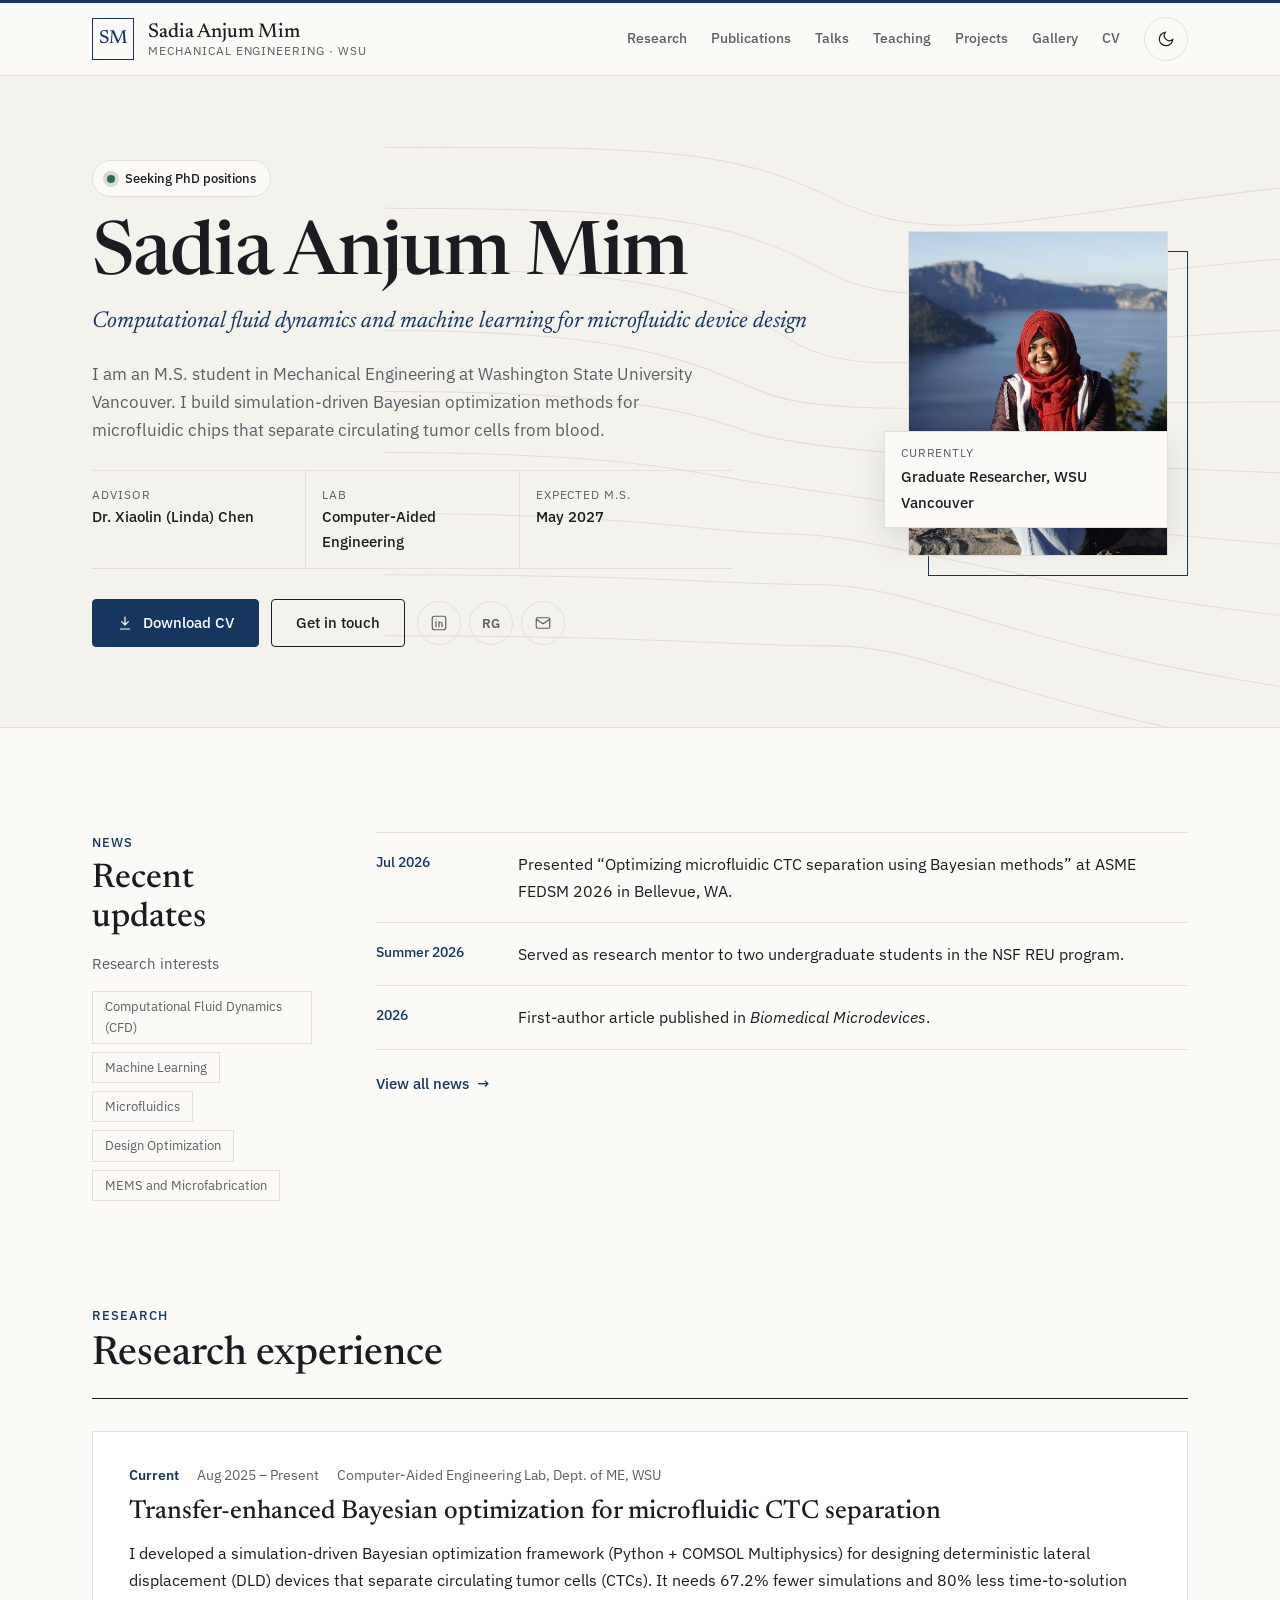
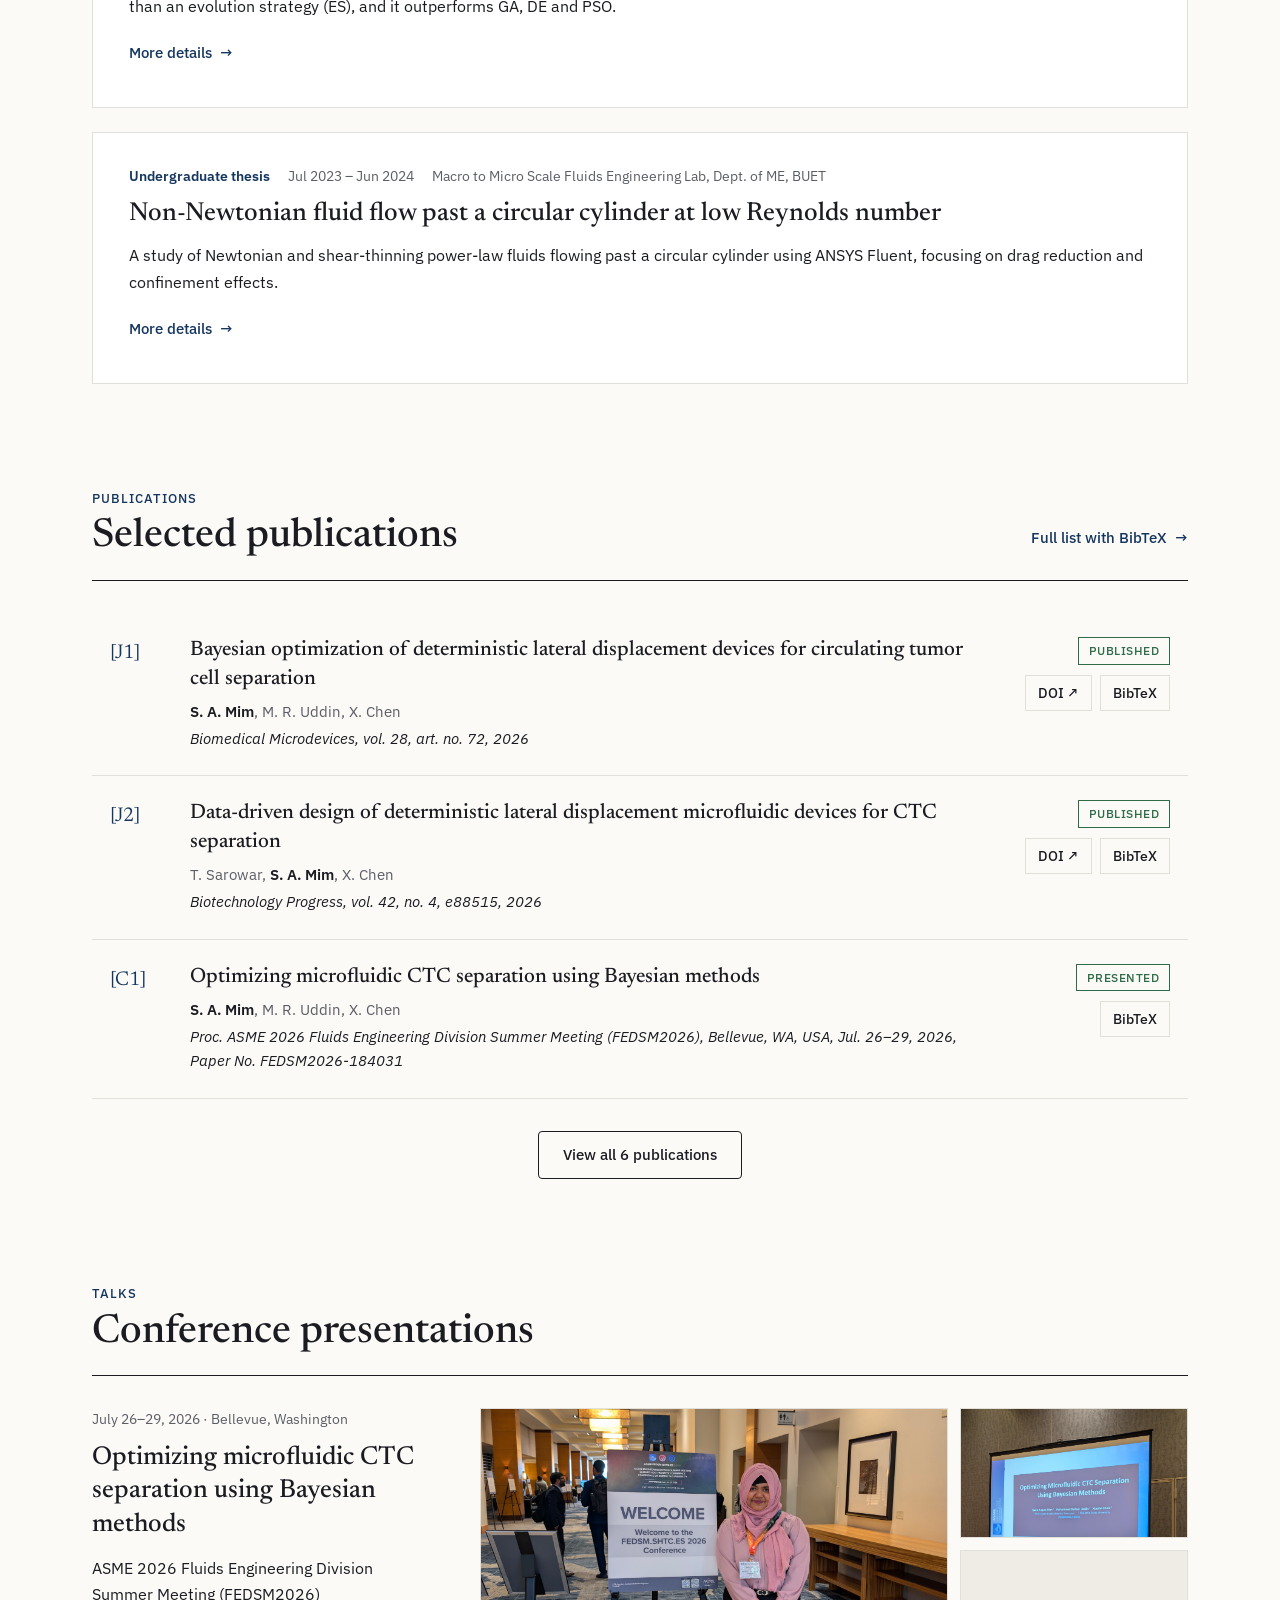
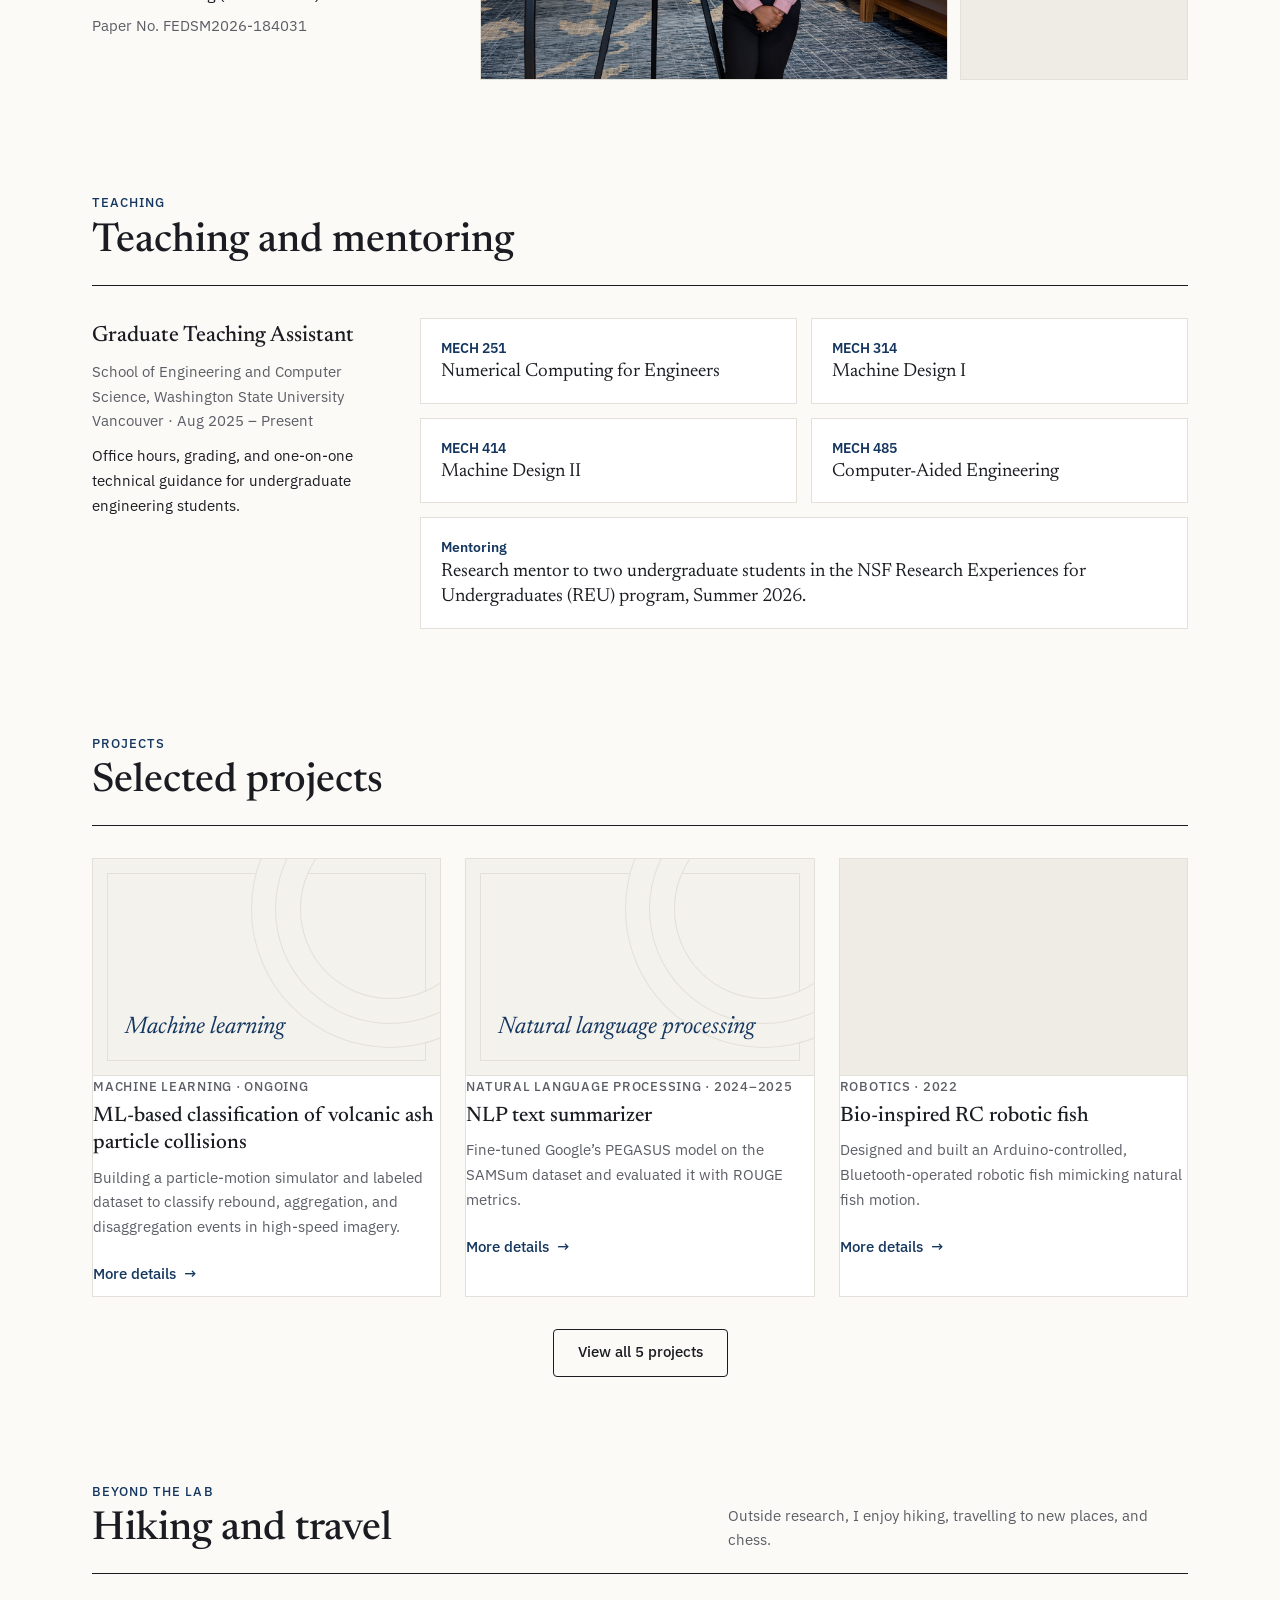
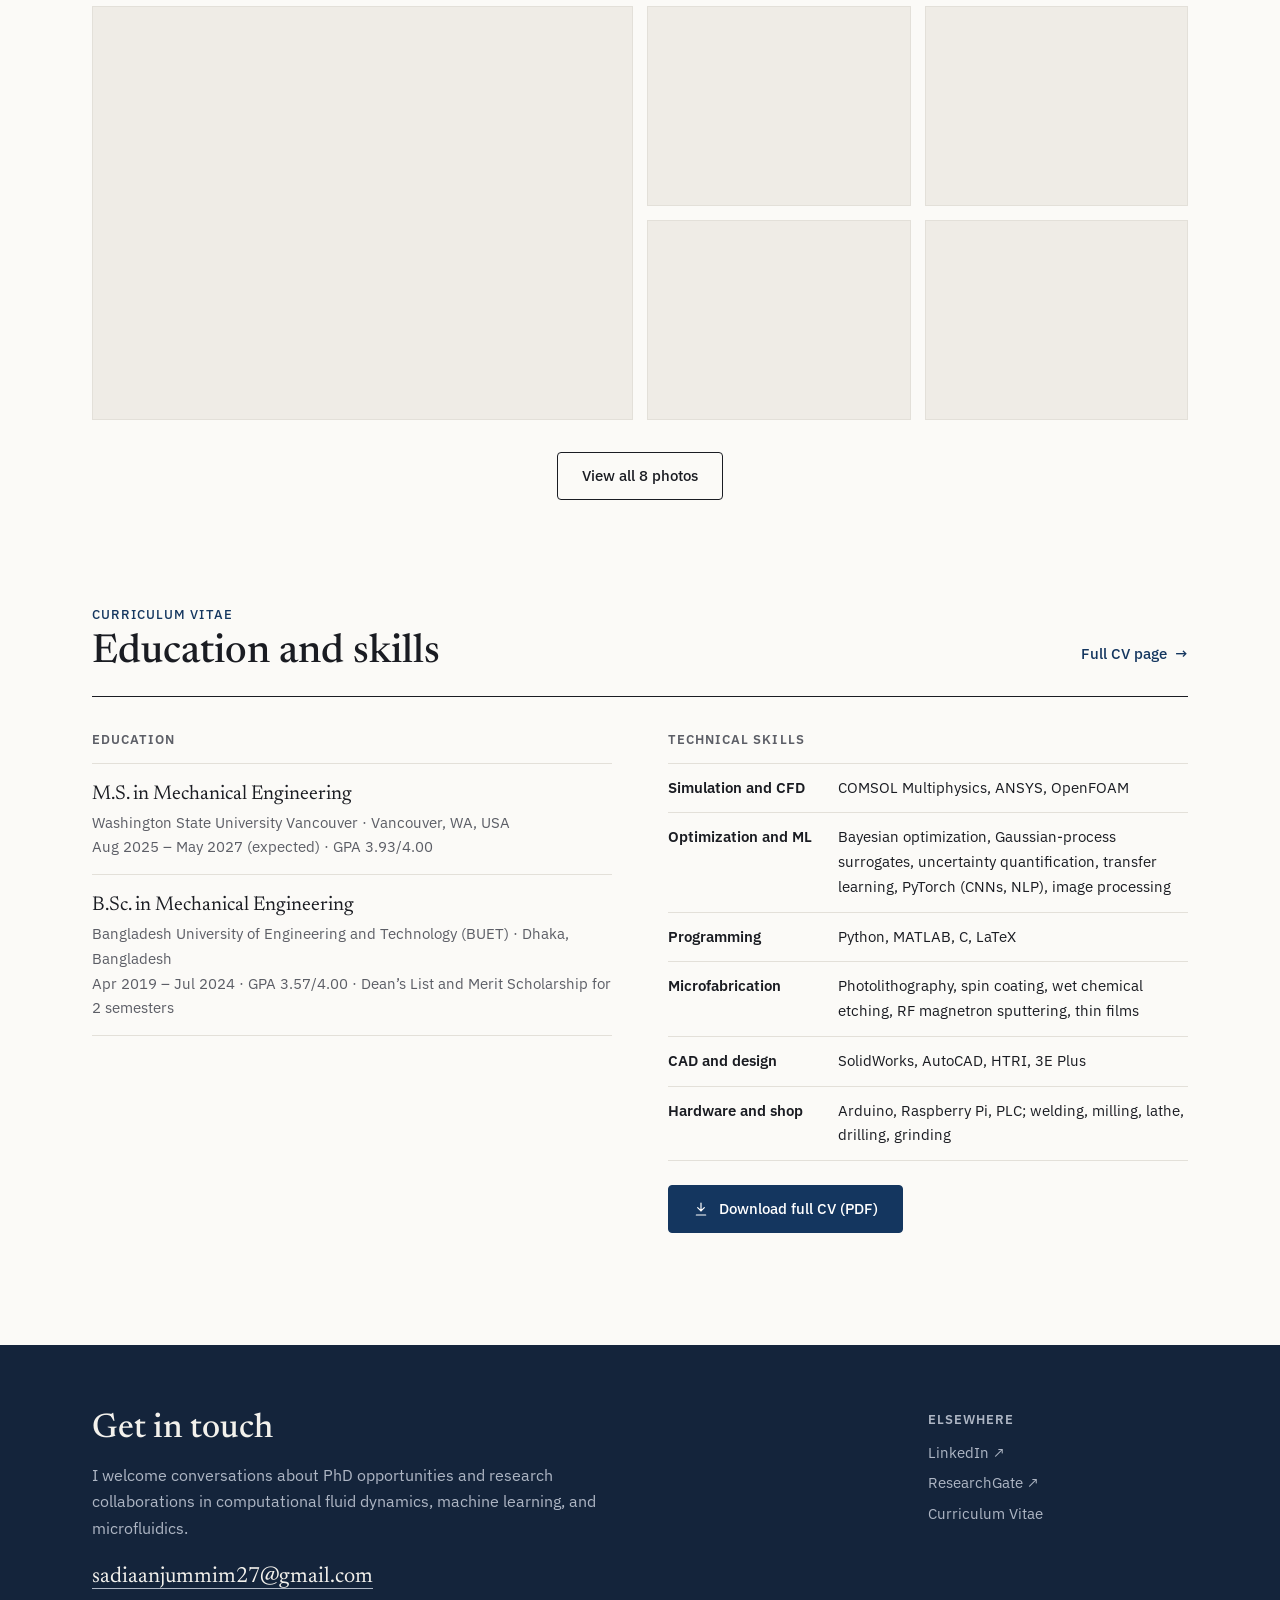
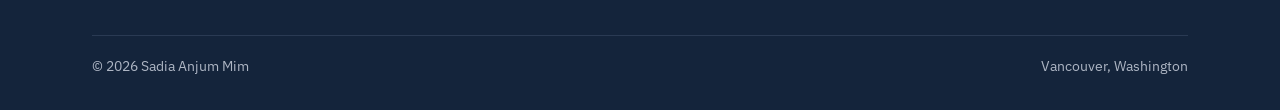
<file: index.html>
<!doctype html>
<html lang="en" data-theme="light">
<head>
  <meta charset="utf-8">
  <meta name="viewport" content="width=device-width, initial-scale=1">
  <title>Sadia Anjum Mim · Mechanical Engineering, WSU Vancouver</title>
  <meta name="description" content="Sadia Anjum Mim is an M.S. researcher in Mechanical Engineering at Washington State University Vancouver working on CFD, machine learning, and microfluidic device design. Seeking PhD positions.">
  <meta name="author" content="Sadia Anjum Mim">
  <meta property="og:title" content="Sadia Anjum Mim · Mechanical Engineering, WSU Vancouver">
  <meta property="og:description" content="Sadia Anjum Mim is an M.S. researcher in Mechanical Engineering at Washington State University Vancouver working on CFD, machine learning, and microfluidic device design. Seeking PhD positions.">
  <meta property="og:type" content="website">
  <meta name="theme-color" content="#14365F">
  <link rel="icon" href="assets/favicon.svg" type="image/svg+xml">
  <link rel="preconnect" href="https://fonts.googleapis.com">
  <link rel="preconnect" href="https://fonts.gstatic.com" crossorigin>
  <link rel="stylesheet" href="https://fonts.googleapis.com/css2?family=Newsreader:ital,opsz,wght@0,6..72,400;0,6..72,500;0,6..72,600;1,6..72,400&amp;family=IBM+Plex+Sans:wght@400;500;600&amp;display=swap">
  <link rel="stylesheet" href="assets/css/style.css">
  <script>
  /* Runs first: picks the saved/system theme, and quietly removes any photo that fails to load. */
  (function () {
    var t; try { t = localStorage.getItem("theme"); } catch (e) {}
    if (!t) t = window.matchMedia && matchMedia("(prefers-color-scheme: dark)").matches ? "dark" : "light";
    document.documentElement.setAttribute("data-theme", t);
    window.addEventListener("error", function (e) {
      var i = e.target;
      if (!i || i.tagName !== "IMG" || !i.hasAttribute("data-photo")) return;
      var b = i.closest(".photo");
      if (b) b.remove();
    }, true);
  })();
  </script>
</head>
<body>
<a class="skip" href="#main">Skip to content</a>
<header class="site-header">
  <div class="wrap header-row">
    <a class="brand" href="index.html" aria-label="Sadia Anjum Mim, home">
      <span class="brand-mark" aria-hidden="true">SM</span>
      <span class="brand-text"><span class="brand-name">Sadia Anjum Mim</span><span class="brand-sub">Mechanical Engineering · WSU</span></span>
    </a>
    <nav class="nav" aria-label="Main">
      <ul class="nav-links" id="nav-links">
        <li><a class="nl" href="#research">Research</a></li><li><a class="nl" href="publications.html">Publications</a></li><li><a class="nl" href="#talks">Talks</a></li><li><a class="nl" href="#teaching">Teaching</a></li><li><a class="nl" href="projects.html">Projects</a></li><li><a class="nl" href="gallery.html">Gallery</a></li><li><a class="nl" href="cv.html">CV</a></li>
      </ul>
      <button type="button" class="icon-btn theme-btn" aria-label="Switch theme"><svg class="i-moon" viewBox="0 0 24 24" fill="none" stroke="currentColor" stroke-width="1.6" stroke-linecap="round" aria-hidden="true"><path d="M21 12.8A9 9 0 1 1 11.2 3a7 7 0 0 0 9.8 9.8z"/></svg><svg class="i-sun" viewBox="0 0 24 24" fill="none" stroke="currentColor" stroke-width="1.6" stroke-linecap="round" aria-hidden="true"><circle cx="12" cy="12" r="4"/><path d="M12 2v2M12 20v2M4.9 4.9l1.4 1.4M17.7 17.7l1.4 1.4M2 12h2M20 12h2M4.9 19.1l1.4-1.4M17.7 6.3l1.4-1.4"/></svg></button>
      <button type="button" class="icon-btn menu-btn" aria-label="Menu" aria-expanded="false" aria-controls="nav-links"><svg class="i-menu" viewBox="0 0 24 24" fill="none" stroke="currentColor" stroke-width="1.8" stroke-linecap="round" aria-hidden="true"><path d="M4 7h16M4 12h16M4 17h16"/></svg><svg class="i-close" viewBox="0 0 24 24" fill="none" stroke="currentColor" stroke-width="1.8" stroke-linecap="round" aria-hidden="true"><path d="M6 6l12 12M18 6L6 18"/></svg></button>
    </nav>
  </div>
</header>
<main id="main">
<section class="hero" id="top">
  <svg class="hero-flow" viewBox="0 0 1440 640" preserveAspectRatio="xMaxYMid slice" aria-hidden="true">
    <g fill="none" stroke-width="1">
      <path d="M560 70 C 820 70, 900 70, 1000 120 S 1180 140, 1440 110"/>
      <path d="M560 130 C 820 130, 900 140, 990 190 S 1180 200, 1440 180"/>
      <path d="M560 190 C 820 190, 880 210, 960 260 S 1180 260, 1440 250"/>
      <path d="M560 250 C 800 250, 860 280, 930 310 S 1180 320, 1440 320"/>
      <path d="M560 310 C 800 310, 860 330, 920 350 S 1180 380, 1440 390"/>
      <path d="M560 370 C 800 370, 860 390, 930 400 S 1180 440, 1440 460"/>
      <path d="M560 430 C 820 430, 880 450, 960 450 S 1180 500, 1440 530"/>
      <path d="M560 490 C 820 490, 900 500, 990 500 S 1180 560, 1440 600"/>
      <path d="M560 550 C 820 550, 900 560, 1000 560 S 1180 620, 1440 660"/>
    </g>
  </svg>
  <div class="wrap hero-inner">
    <div class="hero-text">
      <span class="status">Seeking PhD positions</span>
      <h1>Sadia Anjum Mim</h1>
      <p class="hero-tag">Computational fluid dynamics and machine learning for microfluidic device design</p>
      <p class="hero-intro">I am an M.S. student in Mechanical Engineering at Washington State University Vancouver. I build simulation-driven Bayesian optimization methods for microfluidic chips that separate circulating tumor cells from blood.</p>
      <dl class="facts">
        <div><dt>Advisor</dt><dd>Dr. Xiaolin (Linda) Chen</dd></div>
        <div><dt>Lab</dt><dd>Computer-Aided Engineering</dd></div>
        <div><dt>Expected M.S.</dt><dd>May 2027</dd></div>
      </dl>
      <div class="btn-row">
        <a class="btn btn-primary" data-link="cv" href="#" download><svg viewBox="0 0 24 24" fill="none" stroke="currentColor" stroke-width="1.8" stroke-linecap="round" aria-hidden="true"><path d="M12 3v12M7 10l5 5 5-5M5 21h14"/></svg>Download CV</a>
        <a class="btn btn-outline" href="#contact">Get in touch</a>
        <span class="socials">
          <a class="icon-btn" data-link="linkedin" href="#" target="_blank" rel="noopener" aria-label="LinkedIn"><svg viewBox="0 0 24 24" fill="none" stroke="currentColor" stroke-width="1.6" stroke-linecap="round" aria-hidden="true"><rect x="3" y="3" width="18" height="18" rx="3"/><path d="M8 10v7M8 7v.01M12 17v-4a2 2 0 0 1 4 0v4M12 10v7"/></svg></a>
          <a class="icon-btn" data-link="researchgate" href="#" target="_blank" rel="noopener" aria-label="ResearchGate">RG</a>
          <a class="icon-btn" data-link="scholar" href="#" target="_blank" rel="noopener" aria-label="Google Scholar"><svg viewBox="0 0 24 24" fill="none" stroke="currentColor" stroke-width="1.6" stroke-linecap="round" stroke-linejoin="round" aria-hidden="true"><path d="M2 9l10-5 10 5-10 5z"/><path d="M6 11v5c3 2 9 2 12 0v-5"/></svg></a>
          <a class="icon-btn" data-link="orcid" href="#" target="_blank" rel="noopener" aria-label="ORCID">iD</a>
          <a class="icon-btn" data-link="email" href="#" aria-label="Email"><svg viewBox="0 0 24 24" fill="none" stroke="currentColor" stroke-width="1.6" stroke-linecap="round" aria-hidden="true"><rect x="3" y="5" width="18" height="14" rx="2"/><path d="M3 7l9 6 9-6"/></svg></a>
        </span>
      </div>
    </div>
    <div class="portrait-wrap">
      <div class="portrait-frame" aria-hidden="true"></div>
      <div class="portrait">
        <!-- PHOTO: the first photo in images/profile/ is used here (portrait shape, about 800 x 1000 px) -->
        <div class="portrait-img" data-render="portrait"></div>
        <div class="portrait-label"><span>Currently</span><b>Graduate Researcher, WSU Vancouver</b></div>
      </div>
    </div>
  </div>
</section>

<section class="wrap sec">
  <div class="split">
    <div class="side">
      <div class="eyebrow">News</div>
      <h2>Recent updates</h2>
      <p>Research interests</p>
      <div class="tags" data-render="interests"></div>
    </div>
    <div class="main" data-render="news" data-limit="3"></div>
  </div>
</section>

<section class="wrap sec" id="research">
  <div class="sec-head"><div><div class="eyebrow">Research</div><h2>Research experience</h2></div></div>
  <div class="stack" data-render="research"></div>
</section>

<section class="wrap sec" id="publications">
  <div class="sec-head"><div><div class="eyebrow">Publications</div><h2>Selected publications</h2></div>
    <a class="more" href="publications.html">Full list with BibTeX <span aria-hidden="true">→</span></a></div>
  <div data-render="publications" data-limit="3"></div>
  <div class="center-row"><a class="btn btn-outline" href="publications.html" data-pub-count>View all publications</a></div>
</section>

<section class="wrap sec" id="talks">
  <div class="sec-head"><div><div class="eyebrow">Talks</div><h2>Conference presentations</h2></div></div>
  <div data-render="talks"></div>
</section>

<section class="wrap sec" id="teaching">
  <div class="sec-head"><div><div class="eyebrow">Teaching</div><h2>Teaching and mentoring</h2></div></div>
  <div data-render="teaching"></div>
</section>

<section class="wrap sec" id="projects">
  <div class="sec-head"><div><div class="eyebrow">Projects</div><h2>Selected projects</h2></div></div>
  <div class="grid-3" data-render="projects" data-limit="3"></div>
  <div class="center-row"><a class="btn btn-outline" href="projects.html" data-proj-count>View all projects</a></div>
</section>

<section class="wrap sec" id="life">
  <div class="sec-head"><div><div class="eyebrow">Beyond the Lab</div><h2>Hiking and travel</h2></div>
    <p>Outside research, I enjoy hiking, travelling to new places, and chess.</p></div>
  <div class="gallery" data-render="gallery" data-limit="5"></div>
  <div class="center-row"><a class="btn btn-outline" href="gallery.html" data-gallery-count>View full gallery</a></div>
</section>

<section class="wrap sec" id="cv-summary">
  <div class="sec-head"><div><div class="eyebrow">Curriculum Vitae</div><h2>Education and skills</h2></div>
    <a class="more" href="cv.html">Full CV page <span aria-hidden="true">→</span></a></div>
  <div class="cv-grid">
    <div><h3 class="sub-title">Education</h3><div data-render="education"></div></div>
    <div><h3 class="sub-title">Technical skills</h3><div data-render="skills"></div>
      <div style="padding-top:24px"><a class="btn btn-primary" data-link="cv" href="#" download><svg viewBox="0 0 24 24" fill="none" stroke="currentColor" stroke-width="1.8" stroke-linecap="round" aria-hidden="true"><path d="M12 3v12M7 10l5 5 5-5M5 21h14"/></svg>Download full CV (PDF)</a></div></div>
  </div>
</section>
</main>
<footer class="site-footer" id="contact">
  <div class="wrap foot-top">
    <div class="main">
      <h2>Get in touch</h2>
      <p>I welcome conversations about PhD opportunities and research collaborations in computational fluid dynamics, machine learning, and microfluidics.</p>
      <a class="foot-mail" href="mailto:sadiaanjummim27@gmail.com">sadiaanjummim27@gmail.com</a>
    </div>
    <div class="foot-side">
      <div class="lbl">Elsewhere</div>
      <p><a data-link="linkedin" href="#" target="_blank" rel="noopener">LinkedIn ↗</a></p>
      <p><a data-link="researchgate" href="#" target="_blank" rel="noopener">ResearchGate ↗</a></p>
      <p><a data-link="scholar" href="#" target="_blank" rel="noopener">Google Scholar ↗</a></p>
      <p><a data-link="orcid" href="#" target="_blank" rel="noopener">ORCID ↗</a></p>
      <p><a href="cv.html">Curriculum Vitae</a></p>
    </div>
  </div>
  <div class="wrap foot-bottom">
    <span>© <span data-year>2026</span> Sadia Anjum Mim</span><span>Vancouver, Washington</span>
  </div>
</footer>
<script src="assets/js/data.js"></script>
<script src="assets/js/photos.js"></script>
<script src="assets/js/main.js"></script>
</body>
</html>
</file>
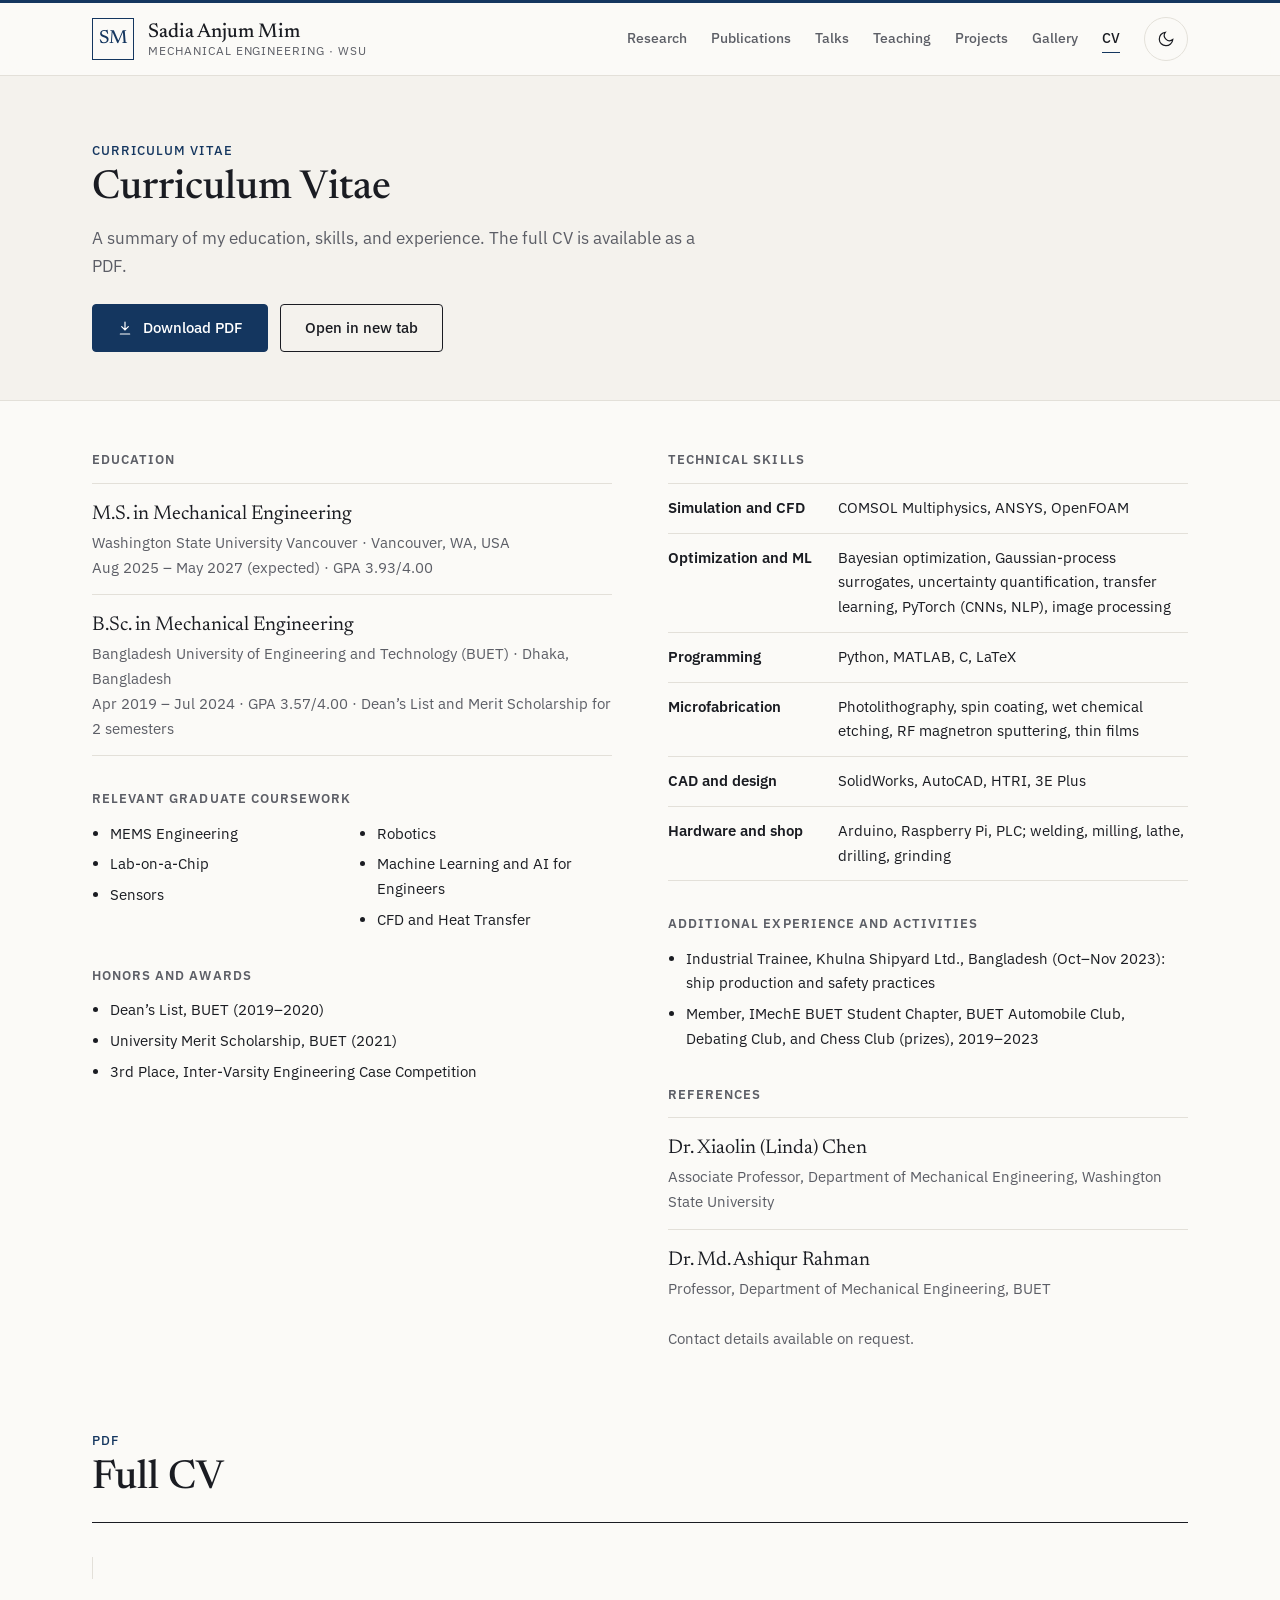
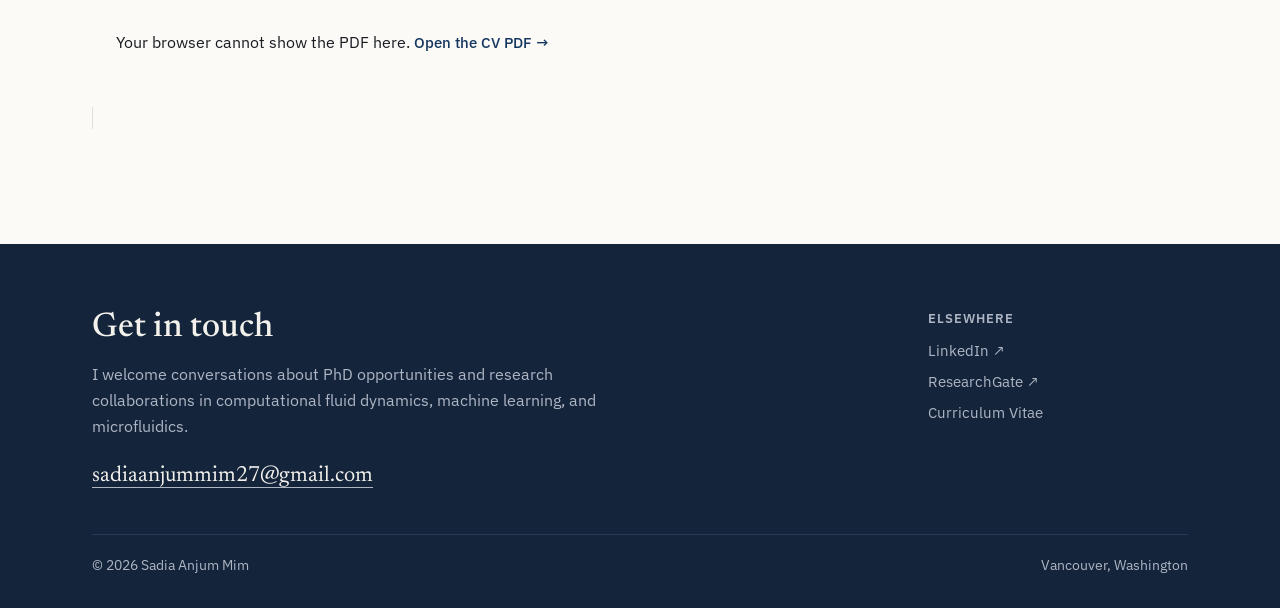
<file: cv.html>
<!doctype html>
<html lang="en" data-theme="light">
<head>
  <meta charset="utf-8">
  <meta name="viewport" content="width=device-width, initial-scale=1">
  <title>Curriculum Vitae · Sadia Anjum Mim</title>
  <meta name="description" content="Curriculum vitae of Sadia Anjum Mim: education, skills, coursework, honors and experience.">
  <meta name="author" content="Sadia Anjum Mim">
  <meta property="og:title" content="Curriculum Vitae · Sadia Anjum Mim">
  <meta property="og:description" content="Curriculum vitae of Sadia Anjum Mim: education, skills, coursework, honors and experience.">
  <meta property="og:type" content="website">
  <meta name="theme-color" content="#14365F">
  <link rel="icon" href="assets/favicon.svg" type="image/svg+xml">
  <link rel="preconnect" href="https://fonts.googleapis.com">
  <link rel="preconnect" href="https://fonts.gstatic.com" crossorigin>
  <link rel="stylesheet" href="https://fonts.googleapis.com/css2?family=Newsreader:ital,opsz,wght@0,6..72,400;0,6..72,500;0,6..72,600;1,6..72,400&amp;family=IBM+Plex+Sans:wght@400;500;600&amp;display=swap">
  <link rel="stylesheet" href="assets/css/style.css">
  <script>
  /* Runs first: picks the saved/system theme, and quietly removes any photo that fails to load. */
  (function () {
    var t; try { t = localStorage.getItem("theme"); } catch (e) {}
    if (!t) t = window.matchMedia && matchMedia("(prefers-color-scheme: dark)").matches ? "dark" : "light";
    document.documentElement.setAttribute("data-theme", t);
    window.addEventListener("error", function (e) {
      var i = e.target;
      if (!i || i.tagName !== "IMG" || !i.hasAttribute("data-photo")) return;
      var b = i.closest(".photo");
      if (b) b.remove();
    }, true);
  })();
  </script>
</head>
<body>
<a class="skip" href="#main">Skip to content</a>
<header class="site-header">
  <div class="wrap header-row">
    <a class="brand" href="index.html" aria-label="Sadia Anjum Mim, home">
      <span class="brand-mark" aria-hidden="true">SM</span>
      <span class="brand-text"><span class="brand-name">Sadia Anjum Mim</span><span class="brand-sub">Mechanical Engineering · WSU</span></span>
    </a>
    <nav class="nav" aria-label="Main">
      <ul class="nav-links" id="nav-links">
        <li><a class="nl" href="index.html#research">Research</a></li><li><a class="nl" href="publications.html">Publications</a></li><li><a class="nl" href="index.html#talks">Talks</a></li><li><a class="nl" href="index.html#teaching">Teaching</a></li><li><a class="nl" href="projects.html">Projects</a></li><li><a class="nl" href="gallery.html">Gallery</a></li><li><a class="nl" href="cv.html" aria-current="page">CV</a></li>
      </ul>
      <button type="button" class="icon-btn theme-btn" aria-label="Switch theme"><svg class="i-moon" viewBox="0 0 24 24" fill="none" stroke="currentColor" stroke-width="1.6" stroke-linecap="round" aria-hidden="true"><path d="M21 12.8A9 9 0 1 1 11.2 3a7 7 0 0 0 9.8 9.8z"/></svg><svg class="i-sun" viewBox="0 0 24 24" fill="none" stroke="currentColor" stroke-width="1.6" stroke-linecap="round" aria-hidden="true"><circle cx="12" cy="12" r="4"/><path d="M12 2v2M12 20v2M4.9 4.9l1.4 1.4M17.7 17.7l1.4 1.4M2 12h2M20 12h2M4.9 19.1l1.4-1.4M17.7 6.3l1.4-1.4"/></svg></button>
      <button type="button" class="icon-btn menu-btn" aria-label="Menu" aria-expanded="false" aria-controls="nav-links"><svg class="i-menu" viewBox="0 0 24 24" fill="none" stroke="currentColor" stroke-width="1.8" stroke-linecap="round" aria-hidden="true"><path d="M4 7h16M4 12h16M4 17h16"/></svg><svg class="i-close" viewBox="0 0 24 24" fill="none" stroke="currentColor" stroke-width="1.8" stroke-linecap="round" aria-hidden="true"><path d="M6 6l12 12M18 6L6 18"/></svg></button>
    </nav>
  </div>
</header>
<main id="main">
<header class="page-head"><div class="wrap">
  <div class="eyebrow">Curriculum Vitae</div>
  <h1 class="page-title">Curriculum Vitae</h1>
  <p>A summary of my education, skills, and experience. The full CV is available as a PDF.</p>
  <div class="btn-row" style="margin-top:24px">
    <a class="btn btn-primary" data-link="cv" href="#" download><svg viewBox="0 0 24 24" fill="none" stroke="currentColor" stroke-width="1.8" stroke-linecap="round" aria-hidden="true"><path d="M12 3v12M7 10l5 5 5-5M5 21h14"/></svg>Download PDF</a>
    <a class="btn btn-outline" data-link="cv" href="#" target="_blank" rel="noopener">Open in new tab</a>
  </div>
</div></header>
<section class="wrap sec" style="padding-top:48px">
  <div class="cv-grid">
    <div>
      <h2 class="sub-title">Education</h2><div data-render="education"></div>
      <h2 class="sub-title" style="margin-top:32px">Relevant graduate coursework</h2><ul class="plain-list two-col" data-render="coursework"></ul>
      <h2 class="sub-title" style="margin-top:32px">Honors and awards</h2><ul class="plain-list" data-render="honors"></ul>
    </div>
    <div>
      <h2 class="sub-title">Technical skills</h2><div data-render="skills"></div>
      <h2 class="sub-title" style="margin-top:32px">Additional experience and activities</h2><ul class="plain-list" data-render="activities"></ul>
      <h2 class="sub-title" style="margin-top:32px">References</h2><div data-render="references"></div>
    </div>
  </div>
</section>
<section class="wrap sec" style="padding-top:64px">
  <div class="sec-head"><div><div class="eyebrow">PDF</div><h2>Full CV</h2></div></div>
  <object class="pdf-frame" data="cv/Sadia_Anjum_Mim_CV.pdf" type="application/pdf" aria-label="CV PDF">
    <p style="padding:24px">Your browser cannot show the PDF here. <a class="more" href="cv/Sadia_Anjum_Mim_CV.pdf">Open the CV PDF →</a></p>
  </object>
  <p class="pdf-note muted">On phones, use the Download PDF button above to view the full CV.</p>
</section>
</main>
<footer class="site-footer" id="contact">
  <div class="wrap foot-top">
    <div class="main">
      <h2>Get in touch</h2>
      <p>I welcome conversations about PhD opportunities and research collaborations in computational fluid dynamics, machine learning, and microfluidics.</p>
      <a class="foot-mail" href="mailto:sadiaanjummim27@gmail.com">sadiaanjummim27@gmail.com</a>
    </div>
    <div class="foot-side">
      <div class="lbl">Elsewhere</div>
      <p><a data-link="linkedin" href="#" target="_blank" rel="noopener">LinkedIn ↗</a></p>
      <p><a data-link="researchgate" href="#" target="_blank" rel="noopener">ResearchGate ↗</a></p>
      <p><a data-link="scholar" href="#" target="_blank" rel="noopener">Google Scholar ↗</a></p>
      <p><a data-link="orcid" href="#" target="_blank" rel="noopener">ORCID ↗</a></p>
      <p><a href="cv.html">Curriculum Vitae</a></p>
    </div>
  </div>
  <div class="wrap foot-bottom">
    <span>© <span data-year>2026</span> Sadia Anjum Mim</span><span>Vancouver, Washington</span>
  </div>
</footer>
<script src="assets/js/data.js"></script>
<script src="assets/js/photos.js"></script>
<script src="assets/js/main.js"></script>
</body>
</html>
</file>
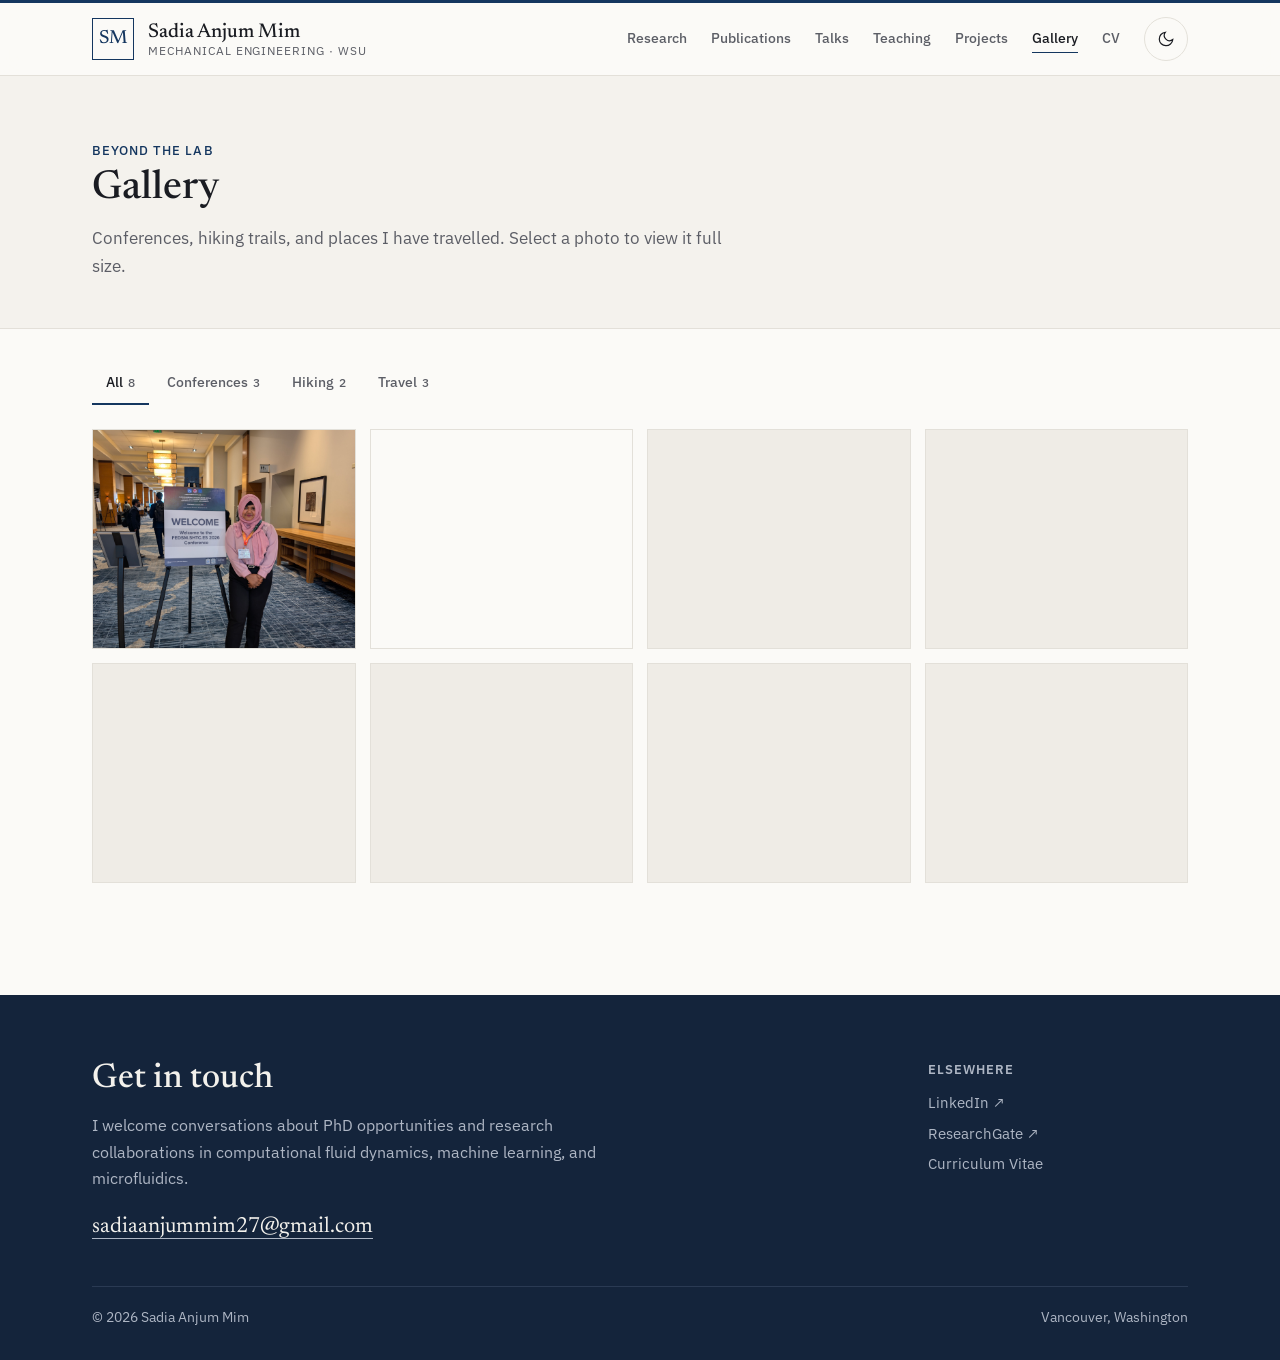
<file: gallery.html>
<!doctype html>
<html lang="en" data-theme="light">
<head>
  <meta charset="utf-8">
  <meta name="viewport" content="width=device-width, initial-scale=1">
  <title>Gallery · Sadia Anjum Mim</title>
  <meta name="description" content="Conference, hiking and travel photos of Sadia Anjum Mim.">
  <meta name="author" content="Sadia Anjum Mim">
  <meta property="og:title" content="Gallery · Sadia Anjum Mim">
  <meta property="og:description" content="Conference, hiking and travel photos of Sadia Anjum Mim.">
  <meta property="og:type" content="website">
  <meta name="theme-color" content="#14365F">
  <link rel="icon" href="assets/favicon.svg" type="image/svg+xml">
  <link rel="preconnect" href="https://fonts.googleapis.com">
  <link rel="preconnect" href="https://fonts.gstatic.com" crossorigin>
  <link rel="stylesheet" href="https://fonts.googleapis.com/css2?family=Newsreader:ital,opsz,wght@0,6..72,400;0,6..72,500;0,6..72,600;1,6..72,400&amp;family=IBM+Plex+Sans:wght@400;500;600&amp;display=swap">
  <link rel="stylesheet" href="assets/css/style.css">
  <script>
  /* Runs first: picks the saved/system theme, and quietly removes any photo that fails to load. */
  (function () {
    var t; try { t = localStorage.getItem("theme"); } catch (e) {}
    if (!t) t = window.matchMedia && matchMedia("(prefers-color-scheme: dark)").matches ? "dark" : "light";
    document.documentElement.setAttribute("data-theme", t);
    window.addEventListener("error", function (e) {
      var i = e.target;
      if (!i || i.tagName !== "IMG" || !i.hasAttribute("data-photo")) return;
      var b = i.closest(".photo");
      if (b) b.remove();
    }, true);
  })();
  </script>
</head>
<body>
<a class="skip" href="#main">Skip to content</a>
<header class="site-header">
  <div class="wrap header-row">
    <a class="brand" href="index.html" aria-label="Sadia Anjum Mim, home">
      <span class="brand-mark" aria-hidden="true">SM</span>
      <span class="brand-text"><span class="brand-name">Sadia Anjum Mim</span><span class="brand-sub">Mechanical Engineering · WSU</span></span>
    </a>
    <nav class="nav" aria-label="Main">
      <ul class="nav-links" id="nav-links">
        <li><a class="nl" href="index.html#research">Research</a></li><li><a class="nl" href="publications.html">Publications</a></li><li><a class="nl" href="index.html#talks">Talks</a></li><li><a class="nl" href="index.html#teaching">Teaching</a></li><li><a class="nl" href="projects.html">Projects</a></li><li><a class="nl" href="gallery.html" aria-current="page">Gallery</a></li><li><a class="nl" href="cv.html">CV</a></li>
      </ul>
      <button type="button" class="icon-btn theme-btn" aria-label="Switch theme"><svg class="i-moon" viewBox="0 0 24 24" fill="none" stroke="currentColor" stroke-width="1.6" stroke-linecap="round" aria-hidden="true"><path d="M21 12.8A9 9 0 1 1 11.2 3a7 7 0 0 0 9.8 9.8z"/></svg><svg class="i-sun" viewBox="0 0 24 24" fill="none" stroke="currentColor" stroke-width="1.6" stroke-linecap="round" aria-hidden="true"><circle cx="12" cy="12" r="4"/><path d="M12 2v2M12 20v2M4.9 4.9l1.4 1.4M17.7 17.7l1.4 1.4M2 12h2M20 12h2M4.9 19.1l1.4-1.4M17.7 6.3l1.4-1.4"/></svg></button>
      <button type="button" class="icon-btn menu-btn" aria-label="Menu" aria-expanded="false" aria-controls="nav-links"><svg class="i-menu" viewBox="0 0 24 24" fill="none" stroke="currentColor" stroke-width="1.8" stroke-linecap="round" aria-hidden="true"><path d="M4 7h16M4 12h16M4 17h16"/></svg><svg class="i-close" viewBox="0 0 24 24" fill="none" stroke="currentColor" stroke-width="1.8" stroke-linecap="round" aria-hidden="true"><path d="M6 6l12 12M18 6L6 18"/></svg></button>
    </nav>
  </div>
</header>
<main id="main">
<header class="page-head"><div class="wrap">
  <div class="eyebrow">Beyond the Lab</div>
  <h1 class="page-title">Gallery</h1>
  <p>Conferences, hiking trails, and places I have travelled. Select a photo to view it full size.</p>
</div></header>
<section class="wrap" style="padding-top:32px">
  <!-- Tabs are made automatically from the folders inside images/gallery/ -->
  <div class="filters" id="gallery-tabs" role="group" aria-label="Filter photos" style="margin-bottom:24px"></div>
  <div class="gallery-full" id="gallery-grid" data-render="gallery"></div>
</section>
</main>
<footer class="site-footer" id="contact">
  <div class="wrap foot-top">
    <div class="main">
      <h2>Get in touch</h2>
      <p>I welcome conversations about PhD opportunities and research collaborations in computational fluid dynamics, machine learning, and microfluidics.</p>
      <a class="foot-mail" href="mailto:sadiaanjummim27@gmail.com">sadiaanjummim27@gmail.com</a>
    </div>
    <div class="foot-side">
      <div class="lbl">Elsewhere</div>
      <p><a data-link="linkedin" href="#" target="_blank" rel="noopener">LinkedIn ↗</a></p>
      <p><a data-link="researchgate" href="#" target="_blank" rel="noopener">ResearchGate ↗</a></p>
      <p><a data-link="scholar" href="#" target="_blank" rel="noopener">Google Scholar ↗</a></p>
      <p><a data-link="orcid" href="#" target="_blank" rel="noopener">ORCID ↗</a></p>
      <p><a href="cv.html">Curriculum Vitae</a></p>
    </div>
  </div>
  <div class="wrap foot-bottom">
    <span>© <span data-year>2026</span> Sadia Anjum Mim</span><span>Vancouver, Washington</span>
  </div>
</footer>
<script src="assets/js/data.js"></script>
<script src="assets/js/photos.js"></script>
<script src="assets/js/main.js"></script>
</body>
</html>
</file>
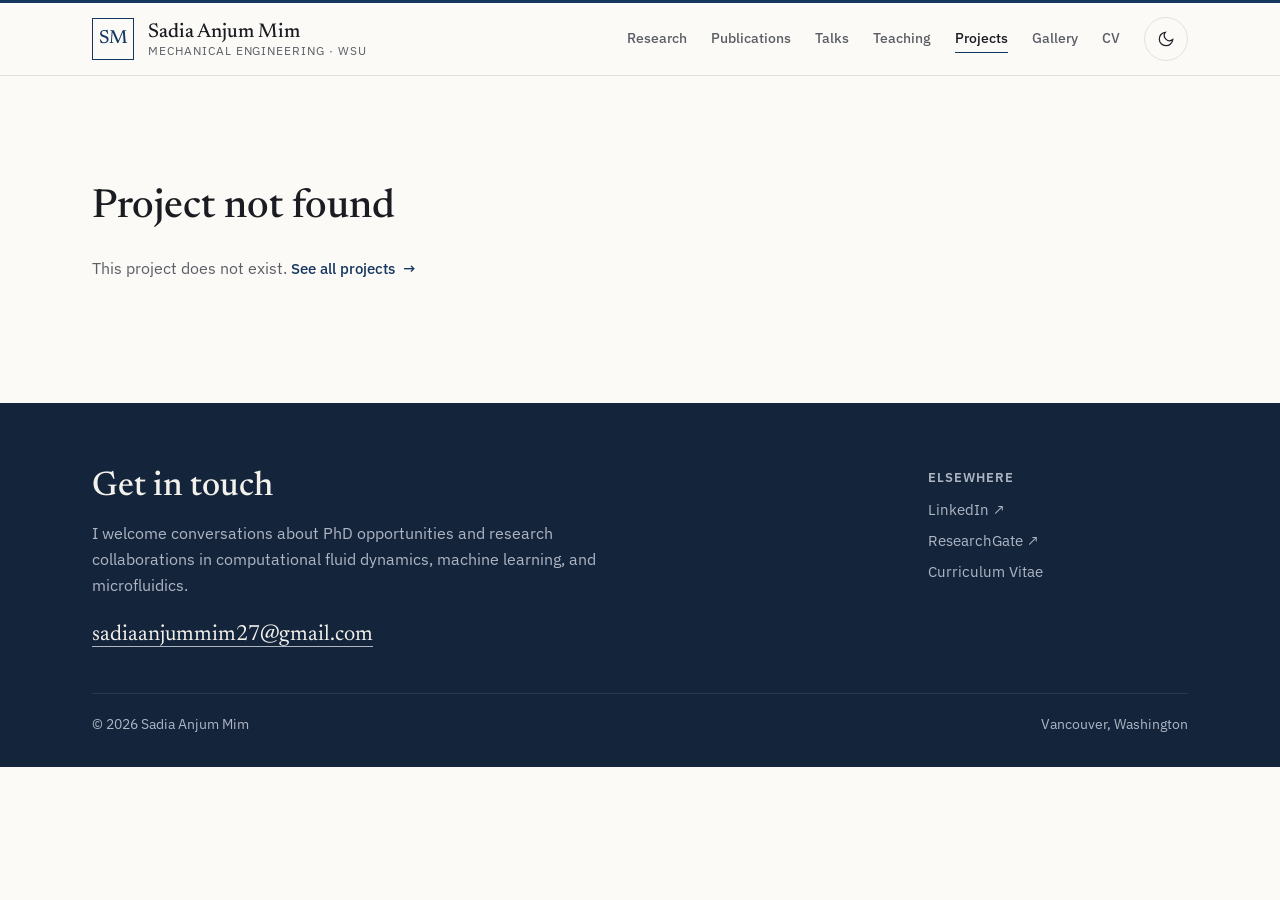
<file: project.html>
<!doctype html>
<html lang="en" data-theme="light">
<head>
  <meta charset="utf-8">
  <meta name="viewport" content="width=device-width, initial-scale=1">
  <title>Project · Sadia Anjum Mim</title>
  <meta name="description" content="Project details by Sadia Anjum Mim.">
  <meta name="author" content="Sadia Anjum Mim">
  <meta property="og:title" content="Project · Sadia Anjum Mim">
  <meta property="og:description" content="Project details by Sadia Anjum Mim.">
  <meta property="og:type" content="website">
  <meta name="theme-color" content="#14365F">
  <link rel="icon" href="assets/favicon.svg" type="image/svg+xml">
  <link rel="preconnect" href="https://fonts.googleapis.com">
  <link rel="preconnect" href="https://fonts.gstatic.com" crossorigin>
  <link rel="stylesheet" href="https://fonts.googleapis.com/css2?family=Newsreader:ital,opsz,wght@0,6..72,400;0,6..72,500;0,6..72,600;1,6..72,400&amp;family=IBM+Plex+Sans:wght@400;500;600&amp;display=swap">
  <link rel="stylesheet" href="assets/css/style.css">
  <script>
  /* Runs first: picks the saved/system theme, and quietly removes any photo that fails to load. */
  (function () {
    var t; try { t = localStorage.getItem("theme"); } catch (e) {}
    if (!t) t = window.matchMedia && matchMedia("(prefers-color-scheme: dark)").matches ? "dark" : "light";
    document.documentElement.setAttribute("data-theme", t);
    window.addEventListener("error", function (e) {
      var i = e.target;
      if (!i || i.tagName !== "IMG" || !i.hasAttribute("data-photo")) return;
      var b = i.closest(".photo");
      if (b) b.remove();
    }, true);
  })();
  </script>
</head>
<body>
<a class="skip" href="#main">Skip to content</a>
<header class="site-header">
  <div class="wrap header-row">
    <a class="brand" href="index.html" aria-label="Sadia Anjum Mim, home">
      <span class="brand-mark" aria-hidden="true">SM</span>
      <span class="brand-text"><span class="brand-name">Sadia Anjum Mim</span><span class="brand-sub">Mechanical Engineering · WSU</span></span>
    </a>
    <nav class="nav" aria-label="Main">
      <ul class="nav-links" id="nav-links">
        <li><a class="nl" href="index.html#research">Research</a></li><li><a class="nl" href="publications.html">Publications</a></li><li><a class="nl" href="index.html#talks">Talks</a></li><li><a class="nl" href="index.html#teaching">Teaching</a></li><li><a class="nl" href="projects.html" aria-current="page">Projects</a></li><li><a class="nl" href="gallery.html">Gallery</a></li><li><a class="nl" href="cv.html">CV</a></li>
      </ul>
      <button type="button" class="icon-btn theme-btn" aria-label="Switch theme"><svg class="i-moon" viewBox="0 0 24 24" fill="none" stroke="currentColor" stroke-width="1.6" stroke-linecap="round" aria-hidden="true"><path d="M21 12.8A9 9 0 1 1 11.2 3a7 7 0 0 0 9.8 9.8z"/></svg><svg class="i-sun" viewBox="0 0 24 24" fill="none" stroke="currentColor" stroke-width="1.6" stroke-linecap="round" aria-hidden="true"><circle cx="12" cy="12" r="4"/><path d="M12 2v2M12 20v2M4.9 4.9l1.4 1.4M17.7 17.7l1.4 1.4M2 12h2M20 12h2M4.9 19.1l1.4-1.4M17.7 6.3l1.4-1.4"/></svg></button>
      <button type="button" class="icon-btn menu-btn" aria-label="Menu" aria-expanded="false" aria-controls="nav-links"><svg class="i-menu" viewBox="0 0 24 24" fill="none" stroke="currentColor" stroke-width="1.8" stroke-linecap="round" aria-hidden="true"><path d="M4 7h16M4 12h16M4 17h16"/></svg><svg class="i-close" viewBox="0 0 24 24" fill="none" stroke="currentColor" stroke-width="1.8" stroke-linecap="round" aria-hidden="true"><path d="M6 6l12 12M18 6L6 18"/></svg></button>
    </nav>
  </div>
</header>
<main id="main">
<div data-render="project"></div>
</main>
<footer class="site-footer" id="contact">
  <div class="wrap foot-top">
    <div class="main">
      <h2>Get in touch</h2>
      <p>I welcome conversations about PhD opportunities and research collaborations in computational fluid dynamics, machine learning, and microfluidics.</p>
      <a class="foot-mail" href="mailto:sadiaanjummim27@gmail.com">sadiaanjummim27@gmail.com</a>
    </div>
    <div class="foot-side">
      <div class="lbl">Elsewhere</div>
      <p><a data-link="linkedin" href="#" target="_blank" rel="noopener">LinkedIn ↗</a></p>
      <p><a data-link="researchgate" href="#" target="_blank" rel="noopener">ResearchGate ↗</a></p>
      <p><a data-link="scholar" href="#" target="_blank" rel="noopener">Google Scholar ↗</a></p>
      <p><a data-link="orcid" href="#" target="_blank" rel="noopener">ORCID ↗</a></p>
      <p><a href="cv.html">Curriculum Vitae</a></p>
    </div>
  </div>
  <div class="wrap foot-bottom">
    <span>© <span data-year>2026</span> Sadia Anjum Mim</span><span>Vancouver, Washington</span>
  </div>
</footer>
<script src="assets/js/data.js"></script>
<script src="assets/js/photos.js"></script>
<script src="assets/js/main.js"></script>
</body>
</html>
</file>
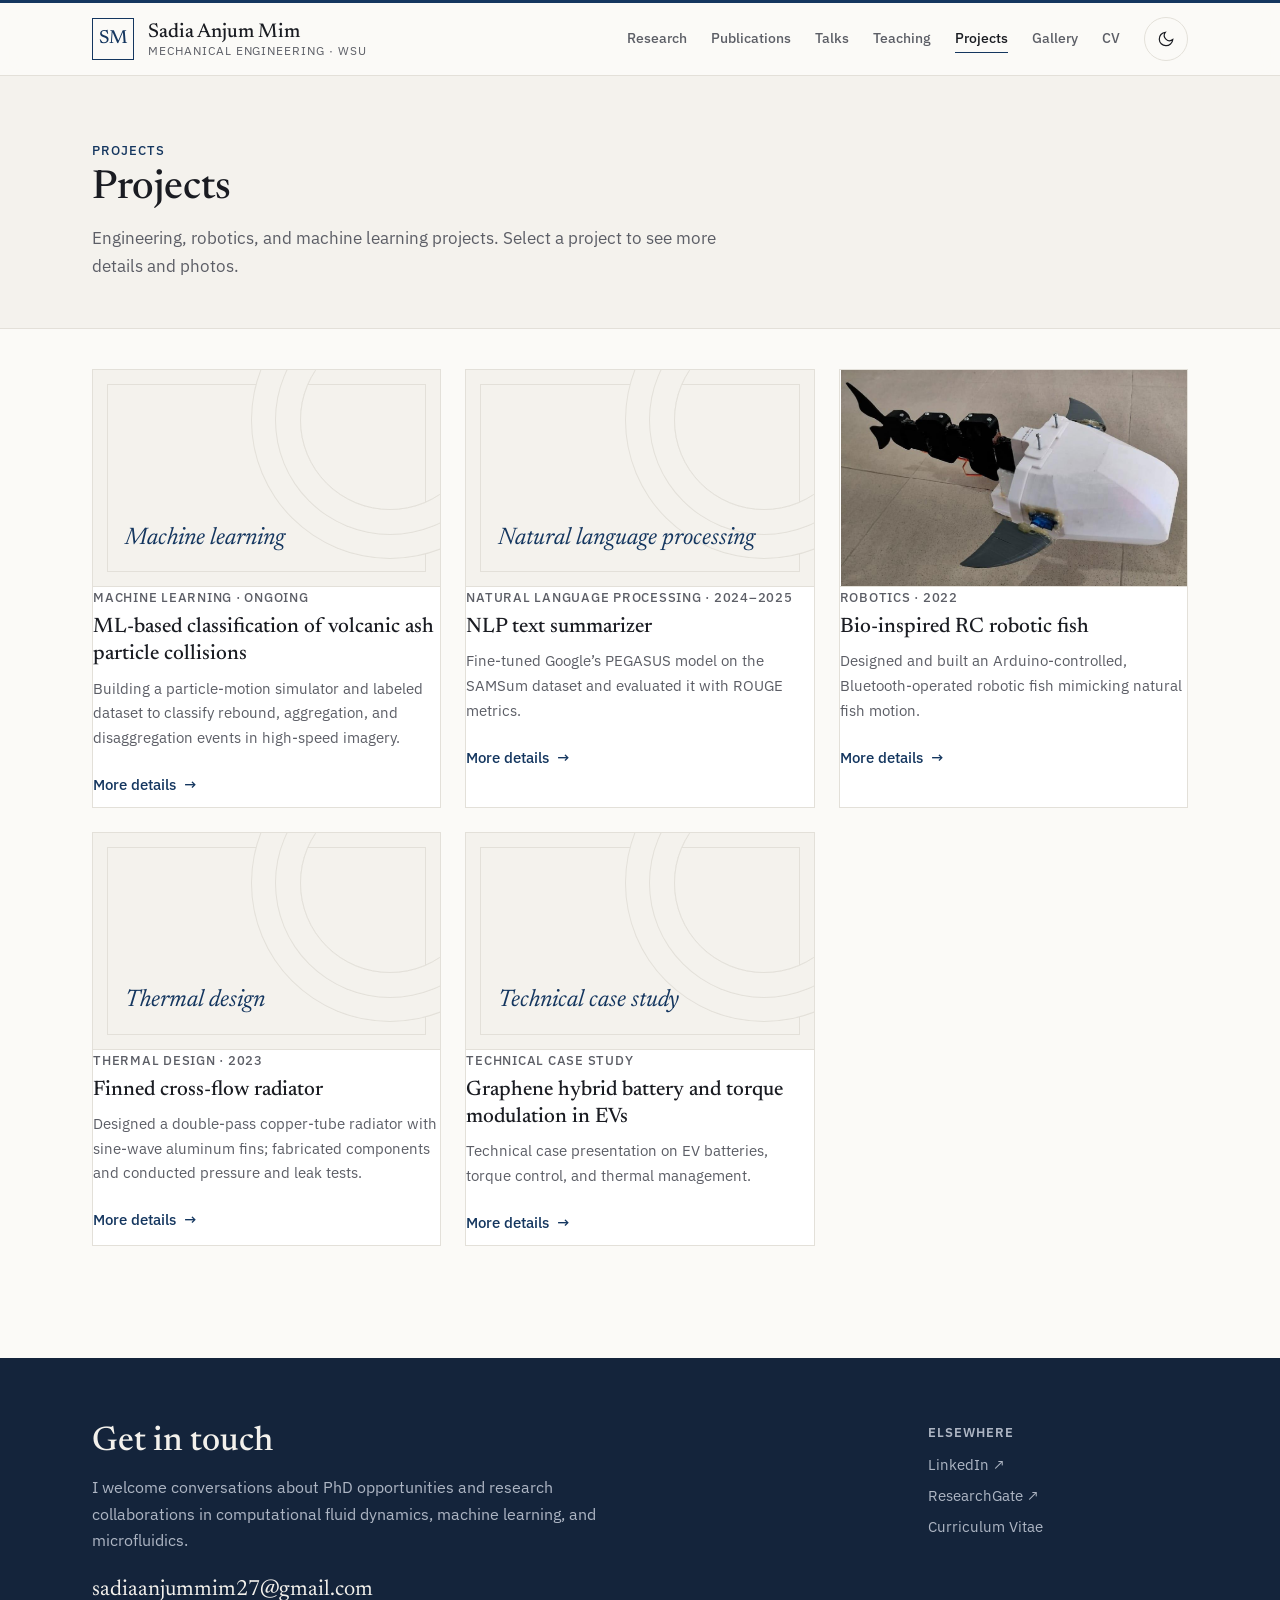
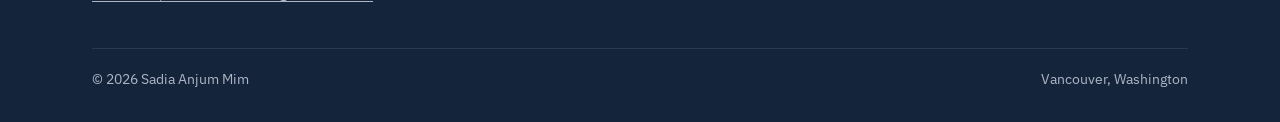
<file: projects.html>
<!doctype html>
<html lang="en" data-theme="light">
<head>
  <meta charset="utf-8">
  <meta name="viewport" content="width=device-width, initial-scale=1">
  <title>Projects · Sadia Anjum Mim</title>
  <meta name="description" content="Engineering and machine learning projects by Sadia Anjum Mim.">
  <meta name="author" content="Sadia Anjum Mim">
  <meta property="og:title" content="Projects · Sadia Anjum Mim">
  <meta property="og:description" content="Engineering and machine learning projects by Sadia Anjum Mim.">
  <meta property="og:type" content="website">
  <meta name="theme-color" content="#14365F">
  <link rel="icon" href="assets/favicon.svg" type="image/svg+xml">
  <link rel="preconnect" href="https://fonts.googleapis.com">
  <link rel="preconnect" href="https://fonts.gstatic.com" crossorigin>
  <link rel="stylesheet" href="https://fonts.googleapis.com/css2?family=Newsreader:ital,opsz,wght@0,6..72,400;0,6..72,500;0,6..72,600;1,6..72,400&amp;family=IBM+Plex+Sans:wght@400;500;600&amp;display=swap">
  <link rel="stylesheet" href="assets/css/style.css">
  <script>
  /* Runs first: picks the saved/system theme, and quietly removes any photo that fails to load. */
  (function () {
    var t; try { t = localStorage.getItem("theme"); } catch (e) {}
    if (!t) t = window.matchMedia && matchMedia("(prefers-color-scheme: dark)").matches ? "dark" : "light";
    document.documentElement.setAttribute("data-theme", t);
    window.addEventListener("error", function (e) {
      var i = e.target;
      if (!i || i.tagName !== "IMG" || !i.hasAttribute("data-photo")) return;
      var b = i.closest(".photo");
      if (b) b.remove();
    }, true);
  })();
  </script>
</head>
<body>
<a class="skip" href="#main">Skip to content</a>
<header class="site-header">
  <div class="wrap header-row">
    <a class="brand" href="index.html" aria-label="Sadia Anjum Mim, home">
      <span class="brand-mark" aria-hidden="true">SM</span>
      <span class="brand-text"><span class="brand-name">Sadia Anjum Mim</span><span class="brand-sub">Mechanical Engineering · WSU</span></span>
    </a>
    <nav class="nav" aria-label="Main">
      <ul class="nav-links" id="nav-links">
        <li><a class="nl" href="index.html#research">Research</a></li><li><a class="nl" href="publications.html">Publications</a></li><li><a class="nl" href="index.html#talks">Talks</a></li><li><a class="nl" href="index.html#teaching">Teaching</a></li><li><a class="nl" href="projects.html" aria-current="page">Projects</a></li><li><a class="nl" href="gallery.html">Gallery</a></li><li><a class="nl" href="cv.html">CV</a></li>
      </ul>
      <button type="button" class="icon-btn theme-btn" aria-label="Switch theme"><svg class="i-moon" viewBox="0 0 24 24" fill="none" stroke="currentColor" stroke-width="1.6" stroke-linecap="round" aria-hidden="true"><path d="M21 12.8A9 9 0 1 1 11.2 3a7 7 0 0 0 9.8 9.8z"/></svg><svg class="i-sun" viewBox="0 0 24 24" fill="none" stroke="currentColor" stroke-width="1.6" stroke-linecap="round" aria-hidden="true"><circle cx="12" cy="12" r="4"/><path d="M12 2v2M12 20v2M4.9 4.9l1.4 1.4M17.7 17.7l1.4 1.4M2 12h2M20 12h2M4.9 19.1l1.4-1.4M17.7 6.3l1.4-1.4"/></svg></button>
      <button type="button" class="icon-btn menu-btn" aria-label="Menu" aria-expanded="false" aria-controls="nav-links"><svg class="i-menu" viewBox="0 0 24 24" fill="none" stroke="currentColor" stroke-width="1.8" stroke-linecap="round" aria-hidden="true"><path d="M4 7h16M4 12h16M4 17h16"/></svg><svg class="i-close" viewBox="0 0 24 24" fill="none" stroke="currentColor" stroke-width="1.8" stroke-linecap="round" aria-hidden="true"><path d="M6 6l12 12M18 6L6 18"/></svg></button>
    </nav>
  </div>
</header>
<main id="main">
<header class="page-head"><div class="wrap">
  <div class="eyebrow">Projects</div>
  <h1 class="page-title">Projects</h1>
  <p>Engineering, robotics, and machine learning projects. Select a project to see more details and photos.</p>
</div></header>
<section class="wrap" style="padding-top:40px">
  <div class="grid-3" data-render="projects"></div>
</section>
</main>
<footer class="site-footer" id="contact">
  <div class="wrap foot-top">
    <div class="main">
      <h2>Get in touch</h2>
      <p>I welcome conversations about PhD opportunities and research collaborations in computational fluid dynamics, machine learning, and microfluidics.</p>
      <a class="foot-mail" href="mailto:sadiaanjummim27@gmail.com">sadiaanjummim27@gmail.com</a>
    </div>
    <div class="foot-side">
      <div class="lbl">Elsewhere</div>
      <p><a data-link="linkedin" href="#" target="_blank" rel="noopener">LinkedIn ↗</a></p>
      <p><a data-link="researchgate" href="#" target="_blank" rel="noopener">ResearchGate ↗</a></p>
      <p><a data-link="scholar" href="#" target="_blank" rel="noopener">Google Scholar ↗</a></p>
      <p><a data-link="orcid" href="#" target="_blank" rel="noopener">ORCID ↗</a></p>
      <p><a href="cv.html">Curriculum Vitae</a></p>
    </div>
  </div>
  <div class="wrap foot-bottom">
    <span>© <span data-year>2026</span> Sadia Anjum Mim</span><span>Vancouver, Washington</span>
  </div>
</footer>
<script src="assets/js/data.js"></script>
<script src="assets/js/photos.js"></script>
<script src="assets/js/main.js"></script>
</body>
</html>
</file>
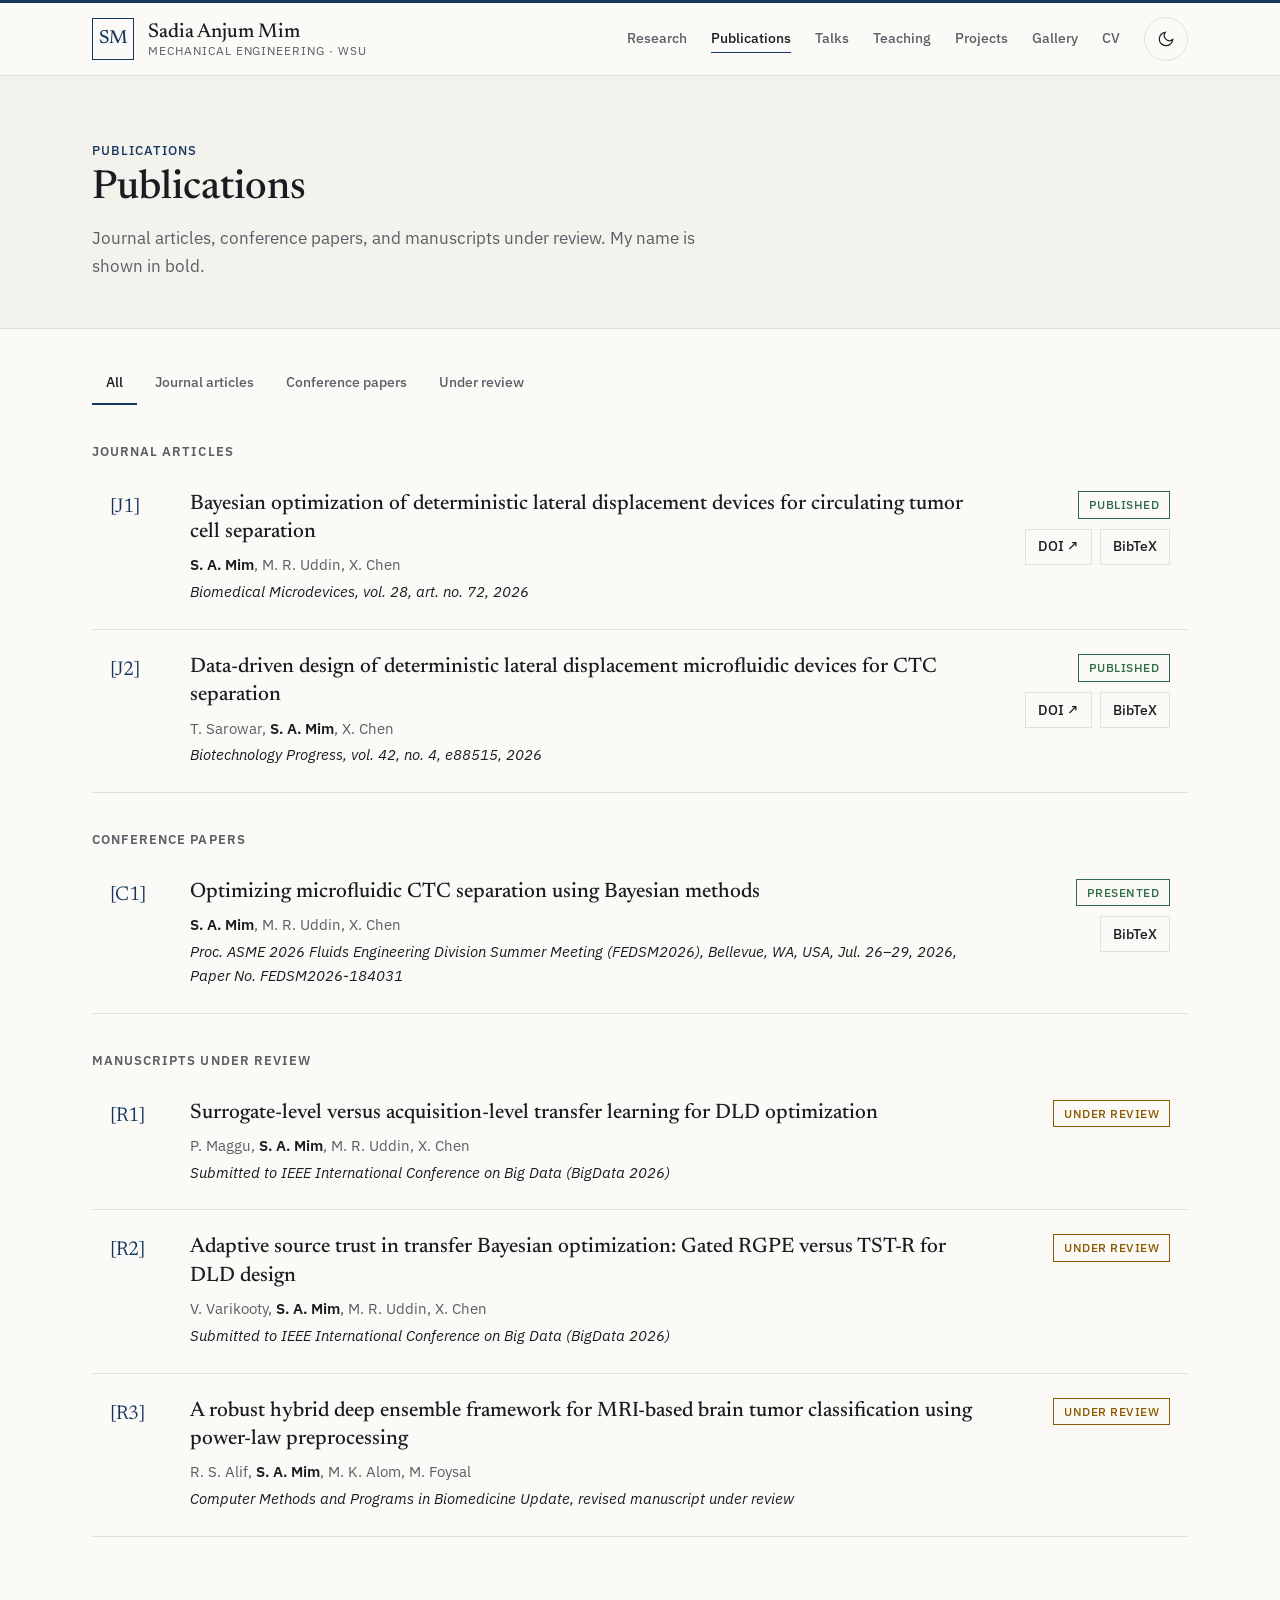
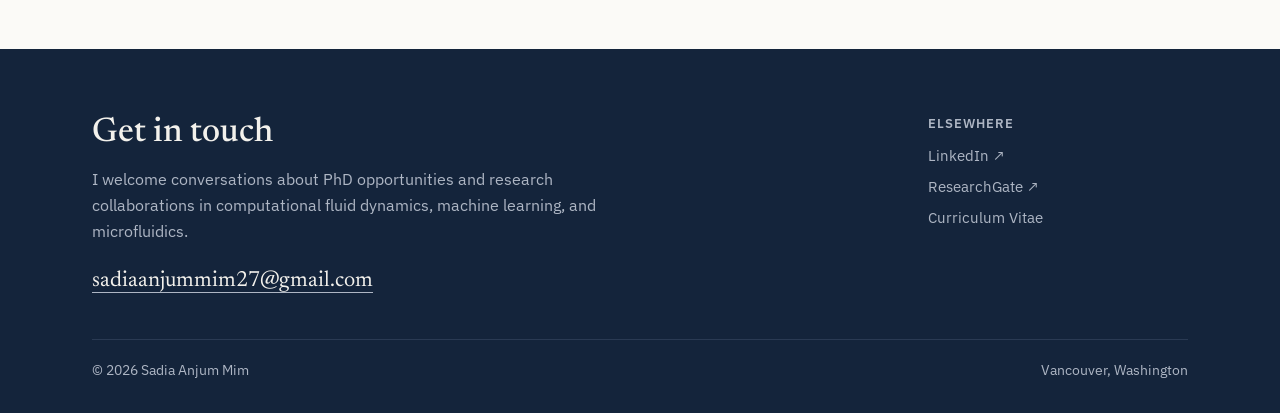
<file: publications.html>
<!doctype html>
<html lang="en" data-theme="light">
<head>
  <meta charset="utf-8">
  <meta name="viewport" content="width=device-width, initial-scale=1">
  <title>Publications · Sadia Anjum Mim</title>
  <meta name="description" content="Journal articles, conference papers and manuscripts by Sadia Anjum Mim on Bayesian optimization, microfluidics and CTC separation.">
  <meta name="author" content="Sadia Anjum Mim">
  <meta property="og:title" content="Publications · Sadia Anjum Mim">
  <meta property="og:description" content="Journal articles, conference papers and manuscripts by Sadia Anjum Mim on Bayesian optimization, microfluidics and CTC separation.">
  <meta property="og:type" content="website">
  <meta name="theme-color" content="#14365F">
  <link rel="icon" href="assets/favicon.svg" type="image/svg+xml">
  <link rel="preconnect" href="https://fonts.googleapis.com">
  <link rel="preconnect" href="https://fonts.gstatic.com" crossorigin>
  <link rel="stylesheet" href="https://fonts.googleapis.com/css2?family=Newsreader:ital,opsz,wght@0,6..72,400;0,6..72,500;0,6..72,600;1,6..72,400&amp;family=IBM+Plex+Sans:wght@400;500;600&amp;display=swap">
  <link rel="stylesheet" href="assets/css/style.css">
  <script>
  /* Runs first: picks the saved/system theme, and quietly removes any photo that fails to load. */
  (function () {
    var t; try { t = localStorage.getItem("theme"); } catch (e) {}
    if (!t) t = window.matchMedia && matchMedia("(prefers-color-scheme: dark)").matches ? "dark" : "light";
    document.documentElement.setAttribute("data-theme", t);
    window.addEventListener("error", function (e) {
      var i = e.target;
      if (!i || i.tagName !== "IMG" || !i.hasAttribute("data-photo")) return;
      var b = i.closest(".photo");
      if (b) b.remove();
    }, true);
  })();
  </script>
</head>
<body>
<a class="skip" href="#main">Skip to content</a>
<header class="site-header">
  <div class="wrap header-row">
    <a class="brand" href="index.html" aria-label="Sadia Anjum Mim, home">
      <span class="brand-mark" aria-hidden="true">SM</span>
      <span class="brand-text"><span class="brand-name">Sadia Anjum Mim</span><span class="brand-sub">Mechanical Engineering · WSU</span></span>
    </a>
    <nav class="nav" aria-label="Main">
      <ul class="nav-links" id="nav-links">
        <li><a class="nl" href="index.html#research">Research</a></li><li><a class="nl" href="publications.html" aria-current="page">Publications</a></li><li><a class="nl" href="index.html#talks">Talks</a></li><li><a class="nl" href="index.html#teaching">Teaching</a></li><li><a class="nl" href="projects.html">Projects</a></li><li><a class="nl" href="gallery.html">Gallery</a></li><li><a class="nl" href="cv.html">CV</a></li>
      </ul>
      <button type="button" class="icon-btn theme-btn" aria-label="Switch theme"><svg class="i-moon" viewBox="0 0 24 24" fill="none" stroke="currentColor" stroke-width="1.6" stroke-linecap="round" aria-hidden="true"><path d="M21 12.8A9 9 0 1 1 11.2 3a7 7 0 0 0 9.8 9.8z"/></svg><svg class="i-sun" viewBox="0 0 24 24" fill="none" stroke="currentColor" stroke-width="1.6" stroke-linecap="round" aria-hidden="true"><circle cx="12" cy="12" r="4"/><path d="M12 2v2M12 20v2M4.9 4.9l1.4 1.4M17.7 17.7l1.4 1.4M2 12h2M20 12h2M4.9 19.1l1.4-1.4M17.7 6.3l1.4-1.4"/></svg></button>
      <button type="button" class="icon-btn menu-btn" aria-label="Menu" aria-expanded="false" aria-controls="nav-links"><svg class="i-menu" viewBox="0 0 24 24" fill="none" stroke="currentColor" stroke-width="1.8" stroke-linecap="round" aria-hidden="true"><path d="M4 7h16M4 12h16M4 17h16"/></svg><svg class="i-close" viewBox="0 0 24 24" fill="none" stroke="currentColor" stroke-width="1.8" stroke-linecap="round" aria-hidden="true"><path d="M6 6l12 12M18 6L6 18"/></svg></button>
    </nav>
  </div>
</header>
<main id="main">
<header class="page-head"><div class="wrap">
  <div class="eyebrow">Publications</div>
  <h1 class="page-title">Publications</h1>
  <p>Journal articles, conference papers, and manuscripts under review. My name is shown in bold.</p>
</div></header>
<section class="wrap" style="padding-top:32px">
  <div class="filters" data-filter-group="#pub-list" role="group" aria-label="Filter publications">
    <button type="button" data-filter="all" aria-pressed="true">All</button>
    <button type="button" data-filter="journal" aria-pressed="false">Journal articles</button>
    <button type="button" data-filter="conference" aria-pressed="false">Conference papers</button>
    <button type="button" data-filter="review" aria-pressed="false">Under review</button>
  </div>
  <div id="pub-list" data-render="publications" data-grouped></div>
</section>
</main>
<footer class="site-footer" id="contact">
  <div class="wrap foot-top">
    <div class="main">
      <h2>Get in touch</h2>
      <p>I welcome conversations about PhD opportunities and research collaborations in computational fluid dynamics, machine learning, and microfluidics.</p>
      <a class="foot-mail" href="mailto:sadiaanjummim27@gmail.com">sadiaanjummim27@gmail.com</a>
    </div>
    <div class="foot-side">
      <div class="lbl">Elsewhere</div>
      <p><a data-link="linkedin" href="#" target="_blank" rel="noopener">LinkedIn ↗</a></p>
      <p><a data-link="researchgate" href="#" target="_blank" rel="noopener">ResearchGate ↗</a></p>
      <p><a data-link="scholar" href="#" target="_blank" rel="noopener">Google Scholar ↗</a></p>
      <p><a data-link="orcid" href="#" target="_blank" rel="noopener">ORCID ↗</a></p>
      <p><a href="cv.html">Curriculum Vitae</a></p>
    </div>
  </div>
  <div class="wrap foot-bottom">
    <span>© <span data-year>2026</span> Sadia Anjum Mim</span><span>Vancouver, Washington</span>
  </div>
</footer>
<script src="assets/js/data.js"></script>
<script src="assets/js/photos.js"></script>
<script src="assets/js/main.js"></script>
</body>
</html>
</file>
<file: assets/css/style.css>
/* =====================================================================
   Sadia Anjum Mim — site styles
   Colors live at the top: change them here to restyle the whole site.
   ===================================================================== */

:root {
  --bg: #FBFAF7;
  --surf: #FFFFFF;
  --hero: #F4F2ED;
  --ink: #1A1C22;
  --mu: #5C5E66;
  --line: #E3E0D9;
  --acc: #14365F;          /* main navy accent */
  --acc-h: #0E2747;
  --hov: #F2F0EA;
  --panel: #EFECE6;
  --flow: #E1DDD4;
  --shadow: rgba(20, 36, 59, .12);
  --nav-bg: rgba(251, 250, 247, .9);
  --btn: #14365F;
  --btn-ink: #FFFFFF;
  --cap-bg: rgba(20, 36, 59, .85);
  --foot: #14243B;
  --foot-ink: #F3F1EC;
  --foot-mu: #AEB6C4;
  --foot-line: #2A3A53;
  --ok: #2F6B47;
  --wait: #8A5A00;

  --serif: "Newsreader", Georgia, "Times New Roman", serif;
  --sans: "IBM Plex Sans", system-ui, -apple-system, "Segoe UI", sans-serif;
  --wrap: 1160px;
  --gut: clamp(20px, 4vw, 32px);
  color-scheme: light;
}

:root[data-theme="dark"] {
  --bg: #111318;
  --surf: #161920;
  --hero: #14171D;
  --ink: #E8E6E1;
  --mu: #A5A39E;
  --line: #2A2D35;
  --acc: #C9A66B;          /* muted gold in dark mode */
  --acc-h: #D8B985;
  --hov: #1C1F27;
  --panel: #1F232B;
  --flow: #262A33;
  --shadow: rgba(0, 0, 0, .45);
  --nav-bg: rgba(17, 19, 24, .88);
  --btn: #E8E6E1;
  --btn-ink: #111318;
  --cap-bg: rgba(10, 12, 16, .82);
  --foot: #0B0D11;
  --foot-ink: #E8E6E1;
  --foot-mu: #9E9C97;
  --foot-line: #262930;
  --ok: #9FCBAE;
  --wait: #D9B877;
  color-scheme: dark;
}

*, *::before, *::after { box-sizing: border-box; }
html { scroll-behavior: smooth; scroll-padding-top: 96px; -webkit-text-size-adjust: 100%; }
body {
  margin: 0;
  background: var(--bg);
  color: var(--ink);
  font-family: var(--sans);
  font-size: 16px;
  line-height: 1.65;
  overflow-x: hidden;
}
img { max-width: 100%; display: block; }
a { color: inherit; text-decoration: none; }
button { font: inherit; color: inherit; }
:focus-visible { outline: 2px solid var(--acc); outline-offset: 3px; }
.sr-only { position: absolute; width: 1px; height: 1px; overflow: hidden; clip: rect(0 0 0 0); white-space: nowrap; }
.skip { position: absolute; left: 12px; top: -60px; z-index: 50; padding: 10px 16px; background: var(--btn); color: var(--btn-ink); }
.skip:focus { top: 12px; }

.wrap { max-width: var(--wrap); margin: 0 auto; padding-left: var(--gut); padding-right: var(--gut); }
.serif { font-family: var(--serif); }
.muted { color: var(--mu); }

/* ---------- Header ---------- */
.site-header {
  position: sticky; top: 0; z-index: 30;
  background: var(--nav-bg);
  -webkit-backdrop-filter: blur(12px); backdrop-filter: blur(12px);
  border-bottom: 1px solid var(--line);
}
.site-header::before { content: ""; display: block; height: 3px; background: var(--acc); }
.header-row { display: flex; align-items: center; justify-content: space-between; gap: 16px; min-height: 72px; }
.brand { display: flex; align-items: center; gap: 14px; min-width: 0; }
.brand-mark {
  flex: none; width: 42px; height: 42px; border: 1.5px solid var(--acc); color: var(--acc);
  display: flex; align-items: center; justify-content: center;
  font-family: var(--serif); font-size: 19px; font-weight: 500;
  transition: background .25s ease, color .25s ease;
}
.brand:hover .brand-mark { background: var(--acc); color: var(--bg); }
.brand-text { display: flex; flex-direction: column; line-height: 1.2; min-width: 0; }
.brand-name { font-family: var(--serif); font-size: 20px; font-weight: 500; white-space: nowrap; }
.brand-sub { font-size: 12px; letter-spacing: .08em; text-transform: uppercase; color: var(--mu); white-space: nowrap; }

.nav { display: flex; align-items: center; gap: 24px; }
.nav-links { display: flex; align-items: center; gap: 24px; list-style: none; margin: 0; padding: 0; font-size: 14px; font-weight: 500; color: var(--mu); }
.nl { position: relative; padding: 6px 0; transition: color .2s ease; }
.nl::after { content: ""; position: absolute; left: 0; bottom: 0; width: 0; height: 1.5px; background: var(--acc); transition: width .25s ease; }
.nl:hover, .nl[aria-current="page"] { color: var(--ink); }
.nl:hover::after, .nl[aria-current="page"]::after { width: 100%; }

.icon-btn {
  flex: none; width: 44px; height: 44px; border-radius: 999px;
  border: 1px solid var(--line); background: transparent; color: var(--ink); cursor: pointer;
  display: inline-flex; align-items: center; justify-content: center;
  transition: border-color .2s ease, color .2s ease, background .2s ease;
}
.icon-btn:hover { border-color: var(--acc); color: var(--acc); background: var(--hov); }
.icon-btn svg { width: 18px; height: 18px; }
.theme-btn .i-sun { display: none; }
:root[data-theme="dark"] .theme-btn .i-sun { display: block; }
:root[data-theme="dark"] .theme-btn .i-moon { display: none; }
.menu-btn { display: none; }
.menu-btn .i-close { display: none; }
.site-header.open .menu-btn .i-close { display: block; }
.site-header.open .menu-btn .i-menu { display: none; }

@media (max-width: 1020px) {
  .menu-btn { display: inline-flex; }
  .nav { gap: 10px; }
  .nav-links {
    display: none; position: absolute; left: 0; right: 0; top: 100%;
    flex-direction: column; align-items: stretch; gap: 0;
    background: var(--bg); border-bottom: 1px solid var(--line);
    padding: 8px var(--gut) 16px; box-shadow: 0 18px 30px var(--shadow);
    font-size: 16px;
  }
  .site-header.open .nav-links { display: flex; }
  .nav-links li { border-top: 1px solid var(--line); }
  .nav-links li:first-child { border-top: 0; }
  .nav-links .nl { display: block; padding: 14px 0; }
  .nav-links .nl::after { bottom: 8px; }
}
@media (max-width: 420px) {
  .brand-sub { display: none; }
  .brand-name { font-size: 18px; }
  .brand-mark { width: 38px; height: 38px; font-size: 17px; }
}

/* ---------- Buttons and small pieces ---------- */
.btn {
  display: inline-flex; align-items: center; justify-content: center; gap: 10px;
  min-height: 48px; padding: 0 24px; border-radius: 4px;
  font-weight: 500; font-size: 15px; cursor: pointer; text-align: center;
  transition: background .2s ease, color .2s ease, transform .2s ease, border-color .2s ease;
}
.btn svg { width: 16px; height: 16px; flex: none; }
.btn-primary { background: var(--btn); color: var(--btn-ink); border: 1px solid var(--btn); }
.btn-primary:hover { background: var(--acc-h); border-color: var(--acc-h); transform: translateY(-1px); }
:root[data-theme="dark"] .btn-primary:hover { background: var(--acc); border-color: var(--acc); color: #111318; }
.btn-outline { background: transparent; color: var(--ink); border: 1px solid var(--ink); }
.btn-outline:hover { background: var(--ink); color: var(--bg); }
.btn-row { display: flex; flex-wrap: wrap; gap: 12px; align-items: center; }
.center-row { display: flex; justify-content: center; padding-top: 32px; }

.more {
  display: inline-flex; align-items: center; gap: 8px; min-height: 44px;
  padding: 0; border: 0; background: transparent; color: var(--acc);
  font-weight: 500; font-size: 14.5px; cursor: pointer; transition: gap .2s ease, color .2s ease;
}
.more:hover { gap: 14px; color: var(--ink); }

.chip {
  display: inline-flex; align-items: center; min-height: 36px; padding: 0 12px;
  border: 1px solid var(--line); background: transparent; color: var(--ink);
  font-size: 13.5px; font-weight: 500; cursor: pointer;
  transition: border-color .2s ease, color .2s ease, background .2s ease;
}
.chip:hover { border-color: var(--acc); color: var(--acc); background: var(--hov); }
.tag { display: inline-block; padding: 4px 12px; border: 1px solid var(--line); font-size: 13px; color: var(--mu); }
.tags { display: flex; flex-wrap: wrap; gap: 8px; }

.eyebrow { font-size: 13px; font-weight: 500; letter-spacing: .08em; text-transform: uppercase; color: var(--acc); }
.sec { padding-top: clamp(64px, 9vw, 104px); }
.sec-head { padding-bottom: 20px; border-bottom: 1px solid var(--ink); margin-bottom: 32px; display: flex; flex-wrap: wrap; justify-content: space-between; align-items: flex-end; gap: 16px 24px; }
.sec-head h2, .page-title {
  margin: 6px 0 0; font-family: var(--serif); font-weight: 500;
  font-size: clamp(30px, 4vw, 40px); line-height: 1.12;
}
.sec-head p { margin: 0; max-width: 460px; color: var(--mu); font-size: 15px; }

/* ---------- Photo boxes ---------- */
.photo { position: relative; overflow: hidden; background: var(--panel); border: 1px solid var(--line); }
.photo img { width: 100%; height: 100%; object-fit: cover; transition: transform .6s ease; }

.cap {
  position: absolute; left: 0; right: 0; bottom: 0; padding: 10px 14px;
  background: var(--cap-bg); color: #FFFFFF; font-size: 13px; line-height: 1.4;
  opacity: 0; transform: translateY(8px); transition: opacity .3s ease, transform .3s ease;
}
.zoomable { cursor: zoom-in; }
.zoomable:hover img, .card:hover .photo img { transform: scale(1.05); }
.zoomable:hover .cap, .zoomable:focus-visible .cap { opacity: 1; transform: none; }
@media (hover: none) { .cap { opacity: 1; transform: none; } }

/* ---------- Cards ---------- */
.card {
  display: block; background: var(--surf); border: 1px solid var(--line);
  transition: transform .3s ease, box-shadow .3s ease, border-color .3s ease;
}
.card:hover { transform: translateY(-4px); box-shadow: 0 18px 40px var(--shadow); border-color: var(--acc); }
.ttl { transition: color .2s ease; }
.card:hover .ttl, .prow:hover .ttl { color: var(--acc); }

/* ---------- Hero ---------- */
.hero { position: relative; overflow: hidden; background: var(--hero); border-bottom: 1px solid var(--line); }
.hero-flow { position: absolute; inset: 0; width: 100%; height: 100%; }
.hero-flow path { stroke: var(--flow); }
.hero-inner { position: relative; display: flex; flex-wrap: wrap; align-items: center; gap: clamp(40px, 6vw, 64px); padding-top: clamp(48px, 8vw, 84px); padding-bottom: clamp(56px, 8vw, 80px); }
.hero-text { flex: 999 1 520px; min-width: 0; }
.status {
  display: inline-flex; align-items: center; gap: 10px; padding: 7px 14px;
  border: 1px solid var(--line); background: var(--bg); border-radius: 999px; font-size: 13px; font-weight: 500;
}
.status::before { content: ""; width: 8px; height: 8px; border-radius: 999px; background: var(--ok); box-shadow: 0 0 0 4px color-mix(in srgb, var(--ok) 20%, transparent); }
.hero h1 { margin: 22px 0 10px; font-family: var(--serif); font-weight: 500; font-size: clamp(40px, 6vw, 74px); line-height: 1.03; letter-spacing: -0.015em; }
.hero-tag { margin: 0 0 22px; font-family: var(--serif); font-style: italic; font-size: clamp(19px, 2.2vw, 23px); line-height: 1.4; color: var(--acc); }
.hero-intro { margin: 0 0 26px; max-width: 610px; font-size: 17px; color: var(--mu); }
.facts { display: grid; grid-template-columns: repeat(3, minmax(0, 1fr)); max-width: 640px; margin: 0 0 30px; border-top: 1px solid var(--line); border-bottom: 1px solid var(--line); }
.facts > div { padding: 14px 16px; border-left: 1px solid var(--line); }
.facts > div:first-child { padding-left: 0; border-left: 0; }
.facts dt { font-size: 12px; letter-spacing: .08em; text-transform: uppercase; color: var(--mu); }
.facts dd { margin: 0; font-weight: 500; font-size: 15px; }
@media (max-width: 600px) {
  .facts { grid-template-columns: 1fr; }
  .facts > div { padding: 12px 0; border-left: 0; border-top: 1px solid var(--line); }
  .facts > div:first-child { border-top: 0; }
}
.socials { display: flex; flex-wrap: wrap; gap: 8px; }
.socials .icon-btn { color: var(--mu); font-weight: 600; font-size: 13px; }

.portrait-wrap { flex: 1 1 280px; max-width: 360px; margin: 0 auto; position: relative; padding: 0 20px 20px 0; }
.portrait-frame { position: absolute; top: 20px; left: 20px; right: 0; bottom: 0; border: 1.5px solid var(--acc); }
.portrait { position: relative; aspect-ratio: 4 / 5; transition: transform .4s ease; }
.portrait-wrap:hover .portrait { transform: translate(-6px, -6px); }
.portrait-img, .portrait .photo { width: 100%; height: 100%; }
.photo.initials { display: flex; align-items: flex-start; justify-content: center; padding-top: 22%; background: var(--panel); }
.photo.initials span { font-family: var(--serif); font-size: clamp(64px, 10vw, 110px); color: var(--acc); letter-spacing: .02em; opacity: .85; }
.portrait-label {
  position: absolute; left: -24px; bottom: 28px; z-index: 2; padding: 12px 16px;
  background: var(--bg); border: 1px solid var(--line); box-shadow: 0 12px 30px var(--shadow);
}
.portrait-label span { display: block; font-size: 11.5px; letter-spacing: .08em; text-transform: uppercase; color: var(--mu); }
.portrait-label b { font-weight: 500; font-size: 14.5px; }
@media (max-width: 640px) { .portrait-label { left: 12px; right: 32px; bottom: 34px; } }

/* ---------- News ---------- */
.split { display: flex; flex-wrap: wrap; gap: 32px 64px; }
.split > .side { flex: 1 1 220px; }
.split > .main { flex: 999 1 560px; min-width: 0; }
.side h2 { margin: 6px 0 14px; font-family: var(--serif); font-weight: 500; font-size: clamp(28px, 3.4vw, 34px); line-height: 1.15; }
.side p { margin: 0 0 14px; font-size: 15px; color: var(--mu); }
.list-row { display: flex; gap: 12px 32px; padding: 18px 0; border-top: 1px solid var(--line); transition: padding-left .25s ease; }
.list-row:hover { padding-left: 10px; }
.list-row .when { flex: none; width: 110px; font-size: 14px; font-weight: 500; color: var(--acc); }
.list-end { border-top: 1px solid var(--line); padding-top: 12px; }
.collapsible:not(.show-all) .is-extra { display: none; }
@media (max-width: 560px) { .list-row { flex-direction: column; gap: 2px; } }

/* ---------- Research ---------- */
.stack { display: flex; flex-direction: column; gap: 24px; }
.research-card { display: flex; flex-wrap: wrap; }
.research-card > .photo { flex: 1 1 300px; min-height: 260px; border: 0; border-right: 1px solid var(--line); }
.research-body { flex: 999 1 420px; min-width: 0; padding: clamp(22px, 3vw, 32px) clamp(20px, 3vw, 36px); }
.meta { display: flex; flex-wrap: wrap; gap: 4px 18px; font-size: 13.5px; color: var(--mu); margin-bottom: 10px; }
.meta .lead { font-weight: 600; color: var(--acc); }
.research-body h3 { margin: 0 0 12px; font-family: var(--serif); font-weight: 500; font-size: clamp(22px, 2.4vw, 26px); line-height: 1.25; }
.research-body p { margin: 0 0 12px; }
.research-body .fig-cap { font-size: 13.5px; color: var(--mu); }
details.more-details summary { list-style: none; }
details.more-details summary::-webkit-details-marker { display: none; }
details.more-details .when-open { display: none; }
details.more-details[open] .when-open { display: inline; }
details.more-details[open] .when-closed { display: none; }
details.more-details .detail-body { padding: 4px 0 6px; }
details.more-details .detail-body p { color: var(--mu); }
@media (max-width: 720px) {
  .research-card > .photo { border-right: 0; border-bottom: 1px solid var(--line); min-height: 220px; }
}

/* ---------- Publications ---------- */
.filters { display: flex; flex-wrap: wrap; gap: 4px; }
.filters button {
  min-height: 44px; padding: 0 14px; border: 0; border-bottom: 2px solid transparent;
  background: transparent; color: var(--mu); font-weight: 500; font-size: 14px; cursor: pointer;
  transition: color .2s ease, border-color .2s ease;
}
.filters button:hover { color: var(--ink); }
.filters button[aria-pressed="true"] { color: var(--ink); border-bottom-color: var(--acc); }
.pub-group-title { margin: 36px 0 4px; font-size: 13px; font-weight: 600; letter-spacing: .08em; text-transform: uppercase; color: var(--mu); }
.prow { display: flex; flex-wrap: wrap; gap: 10px 28px; padding: 24px 18px; border-bottom: 1px solid var(--line); transition: background .25s ease; }
.prow:hover { background: var(--hov); }
.prow .pid { flex: none; width: 52px; font-family: var(--serif); font-size: 20px; color: var(--acc); }
.prow .pbody { flex: 1 1 420px; min-width: 0; }
.prow h3 { margin: 0 0 6px; font-family: var(--serif); font-weight: 500; font-size: clamp(18px, 2vw, 21px); line-height: 1.35; }
.prow .authors { font-size: 15px; color: var(--mu); }
.prow .authors b { font-weight: 600; color: var(--ink); }
.prow .venue { font-size: 15px; margin-top: 2px; font-style: italic; }
.prow .pside { flex: none; display: flex; flex-direction: column; align-items: flex-end; gap: 10px; min-width: 150px; }
.badge { padding: 3px 10px; border: 1px solid currentColor; font-size: 12px; font-weight: 500; letter-spacing: .04em; text-transform: uppercase; }
.badge.ok { color: var(--ok); }
.badge.wait { color: var(--wait); }
.pactions { display: flex; flex-wrap: wrap; gap: 8px; justify-content: flex-end; }
.bib-panel { flex: 1 1 100%; margin-left: 80px; position: relative; }
.bib-panel pre {
  margin: 4px 0 0; padding: 16px 18px; background: var(--panel); border: 1px solid var(--line);
  font-size: 13px; line-height: 1.5; overflow-x: auto; white-space: pre;
}
.bib-panel .chip { position: absolute; top: 12px; right: 10px; background: var(--bg); }
@media (max-width: 720px) {
  .prow { padding: 22px 0; }
  .prow:hover { background: transparent; }
  .prow .pid { width: auto; }
  .prow .pside { flex: 1 1 100%; flex-direction: row; justify-content: space-between; align-items: center; min-width: 0; }
  .bib-panel { margin-left: 0; }
}

/* ---------- Talks ---------- */
.talk { display: flex; flex-wrap: wrap; gap: 32px 48px; padding-bottom: 8px; }
.talk-text { flex: 1 1 340px; min-width: 0; }
.talk-text h3 { margin: 0 0 12px; font-family: var(--serif); font-weight: 500; font-size: clamp(22px, 2.4vw, 26px); line-height: 1.3; }
.talk-text p { margin: 0 0 6px; }
.talk-photos { flex: 999 1 480px; min-width: 0; display: grid; grid-template-columns: repeat(3, minmax(0, 1fr)); grid-auto-rows: 130px; gap: 12px; }
.talk-photos .photo:first-child { grid-column: span 2; grid-row: span 2; }
.talk-photos.n1 { grid-template-columns: 1fr; grid-auto-rows: 280px; }
.talk-photos.n2 { grid-template-columns: repeat(2, minmax(0, 1fr)); grid-auto-rows: 260px; }
.talk-photos.n1 .photo:first-child, .talk-photos.n2 .photo:first-child { grid-column: auto; grid-row: auto; }
.talk.no-img .talk-text { max-width: 760px; }
@media (max-width: 560px) {
  .talk-photos { grid-template-columns: repeat(2, minmax(0, 1fr)); grid-auto-rows: 120px; }
  .talk-photos .photo:first-child { grid-column: span 2; grid-row: span 2; }
  .talk-photos.n1 { grid-template-columns: 1fr; grid-auto-rows: 220px; }
  .talk-photos.n2 { grid-auto-rows: 160px; }
  .talk-photos.n1 .photo:first-child, .talk-photos.n2 .photo:first-child { grid-column: auto; grid-row: auto; }
}

/* ---------- Teaching ---------- */
.teach { display: flex; flex-wrap: wrap; gap: 32px 48px; }
.teach-intro { flex: 1 1 280px; }
.teach-intro h3 { margin: 0 0 6px; font-family: var(--serif); font-weight: 500; font-size: 22px; }
.teach-intro p { margin: 0 0 10px; font-size: 15px; }
.course-grid { flex: 999 1 480px; min-width: 0; display: grid; grid-template-columns: repeat(auto-fit, minmax(min(100%, 260px), 1fr)); gap: 14px; }
.course { padding: 18px 20px; }
.course .code { font-weight: 600; font-size: 13.5px; color: var(--acc); }
.course .name { font-family: var(--serif); font-size: 19px; line-height: 1.35; }
.course.wide { grid-column: 1 / -1; }

/* ---------- Projects ---------- */
.grid-3 { display: grid; grid-template-columns: repeat(auto-fill, minmax(min(100%, 300px), 1fr)); gap: 24px; }
.proj .photo { aspect-ratio: 16/10; border: 0; border-bottom: 1px solid var(--line); } */
.proj-body { padding: 20px 22px 22px; }
.text-cover {
  aspect-ratio: 16 / 10; position: relative; overflow: hidden;
  display: flex; align-items: flex-end; padding: 22px;
  background: var(--hero); border-bottom: 1px solid var(--line);
}
.text-cover::before {
  content: ""; position: absolute; inset: 14px; border: 1px solid var(--line);
  transition: border-color .3s ease, inset .3s ease;
}
.text-cover::after {
  content: ""; position: absolute; right: -40px; top: -40px; width: 180px; height: 180px; border-radius: 999px;
  border: 1px solid var(--line); box-shadow: 0 0 0 24px var(--hero), 0 0 0 25px var(--line), 0 0 0 48px var(--hero), 0 0 0 49px var(--line);
}
.text-cover span { position: relative; z-index: 1; font-family: var(--serif); font-style: italic; font-size: 24px; color: var(--acc); padding: 0 10px 6px; }
.card:hover .text-cover::before { border-color: var(--acc); inset: 10px; }
.mini-grid { display: grid; grid-template-columns: repeat(auto-fill, minmax(120px, 1fr)); grid-auto-rows: 100px; gap: 8px; margin: 6px 0 16px; }
.kicker { font-size: 12.5px; font-weight: 500; letter-spacing: .06em; text-transform: uppercase; color: var(--mu); }
.proj h3 { margin: 6px 0 8px; font-family: var(--serif); font-weight: 500; font-size: 21px; line-height: 1.3; }
.proj p { margin: 0 0 12px; font-size: 15px; color: var(--mu); }

/* ---------- Gallery ---------- */
/* home strip: the layout adapts to how many photos exist (n1 … n5) */
.gallery { display: grid; grid-template-columns: repeat(4, minmax(0, 1fr)); grid-auto-rows: 200px; gap: 14px; }
.gallery .photo:first-child { grid-column: span 2; grid-row: span 2; }
.gallery.n1 { grid-template-columns: 1fr; grid-auto-rows: clamp(260px, 42vw, 480px); }
.gallery.n2 { grid-template-columns: repeat(2, minmax(0, 1fr)); grid-auto-rows: clamp(220px, 30vw, 380px); }
.gallery.n3 { grid-template-columns: repeat(3, minmax(0, 1fr)); }
.gallery.n4 { grid-template-columns: repeat(2, minmax(0, 1fr)); grid-auto-rows: clamp(180px, 22vw, 260px); }
.gallery.n1 .photo:first-child, .gallery.n2 .photo:first-child, .gallery.n4 .photo:first-child { grid-column: auto; grid-row: auto; }
.gallery-full { display: grid; grid-template-columns: repeat(auto-fill, minmax(min(100%, 240px), 1fr)); grid-auto-rows: 220px; gap: 14px; }
.gallery-full .photo[hidden] { display: none; }
@media (max-width: 760px) {
  .gallery, .gallery.n3 { grid-template-columns: repeat(2, minmax(0, 1fr)); grid-auto-rows: 160px; }
  .gallery.n1 { grid-template-columns: 1fr; grid-auto-rows: 260px; }
  .gallery.n2, .gallery.n4 { grid-auto-rows: 180px; }
}
.filters .n { font-size: 12px; color: var(--mu); margin-left: 2px; }

/* ---------- CV ---------- */
.cv-grid { display: grid; grid-template-columns: repeat(auto-fit, minmax(min(100%, 320px), 1fr)); gap: 40px 56px; }
.sub-title { margin: 0 0 12px; font-size: 13px; font-weight: 600; letter-spacing: .08em; text-transform: uppercase; color: var(--mu); }
.edu { padding: 14px 0; border-top: 1px solid var(--line); transition: padding-left .25s ease; }
.edu:hover { padding-left: 10px; }
.edu:last-child { border-bottom: 1px solid var(--line); }
.edu .deg { font-family: var(--serif); font-size: 20px; }
.edu .sch { font-size: 15px; color: var(--mu); }
.skill { display: flex; gap: 6px 20px; padding: 12px 0; border-top: 1px solid var(--line); font-size: 15px; transition: padding-left .25s ease; }
.skill:hover { padding-left: 10px; }
.skill:last-child { border-bottom: 1px solid var(--line); }
.skill .area { flex: none; width: 150px; font-weight: 600; }
@media (max-width: 520px) { .skill { flex-direction: column; } .skill .area { width: auto; } }
.plain-list { margin: 0; padding-left: 18px; font-size: 15px; }
.plain-list li { margin-bottom: 6px; }
.two-col { columns: 2 220px; column-gap: 32px; }
.pdf-frame { width: 100%; height: 900px; border: 1px solid var(--line); background: var(--panel); }
.pdf-note { display: none; }
@media (max-width: 760px) { .pdf-frame { display: none; } .pdf-note { display: block; } }

/* ---------- Page header for inner pages ---------- */
.page-head { background: var(--hero); border-bottom: 1px solid var(--line); }
.page-head .wrap { padding-top: clamp(40px, 6vw, 64px); padding-bottom: clamp(32px, 5vw, 48px); }
.page-head p { margin: 12px 0 0; max-width: 640px; color: var(--mu); font-size: 17px; }
.crumb { font-size: 14px; color: var(--mu); }
.crumb a:hover { color: var(--acc); }

/* Project detail */
.detail { display: flex; flex-wrap: wrap; gap: 40px 56px; }
.detail-main { flex: 999 1 520px; min-width: 0; }
.detail-main p { margin: 0 0 16px; font-size: 17px; }
.detail-side { flex: 1 1 260px; }
.detail-side .box { border-top: 1px solid var(--ink); padding-top: 16px; margin-bottom: 28px; }
.detail-cover { aspect-ratio: 16 / 9; margin-bottom: 32px; }
.link-list { list-style: none; margin: 0; padding: 0; }
.link-list a { display: inline-flex; gap: 8px; padding: 6px 0; color: var(--acc); font-weight: 500; }
.link-list a:hover { text-decoration: underline; text-underline-offset: 3px; }

/* ---------- Footer ---------- */
.site-footer { margin-top: clamp(80px, 10vw, 112px); background: var(--foot); color: var(--foot-ink); }
.foot-top { display: flex; flex-wrap: wrap; gap: 40px; justify-content: space-between; padding-top: 64px; padding-bottom: 40px; }
.foot-top .main { flex: 999 1 420px; min-width: 0; }
.foot-top h2 { margin: 0 0 12px; font-family: var(--serif); font-weight: 500; font-size: clamp(28px, 3.4vw, 34px); line-height: 1.2; }
.foot-top p { margin: 0 0 18px; max-width: 520px; color: var(--foot-mu); }
.foot-mail { font-family: var(--serif); font-size: clamp(18px, 2.4vw, 22px); border-bottom: 1px solid var(--foot-mu); word-break: break-all; transition: border-color .2s ease; }
.foot-mail:hover { border-color: var(--foot-ink); }
.foot-side { flex: 1 1 260px; font-size: 15px; }
.foot-side .lbl { font-size: 13px; font-weight: 600; letter-spacing: .08em; text-transform: uppercase; color: var(--foot-mu); margin-bottom: 10px; }
.foot-side p { margin: 0 0 6px; }
.foot-bottom { position: relative; display: flex; flex-wrap: wrap; justify-content: space-between; gap: 12px; padding-top: 20px; padding-bottom: 32px; font-size: 13.5px; color: var(--foot-mu); }
.foot-bottom::before { content: ""; position: absolute; top: 0; left: var(--gut); right: var(--gut); border-top: 1px solid var(--foot-line); }
.foot-bottom a:hover { color: var(--foot-ink); }

/* ---------- Lightbox ---------- */
.lightbox {
  position: fixed; inset: 0; z-index: 100; display: none;
  align-items: center; justify-content: center; padding: 64px 72px;
  background: rgba(8, 10, 14, .92);
}
.lightbox.open { display: flex; }
.lightbox figure { margin: 0; max-width: 100%; max-height: 100%; display: flex; flex-direction: column; align-items: center; gap: 12px; }
.lightbox img { max-width: 100%; max-height: calc(100vh - 160px); object-fit: contain; }
.lightbox figcaption { color: #E8E6E1; font-size: 15px; text-align: center; }
.lb-btn {
  position: absolute; width: 48px; height: 48px; border-radius: 999px; border: 1px solid rgba(255,255,255,.3);
  background: rgba(255,255,255,.06); color: #FFFFFF; cursor: pointer; display: flex; align-items: center; justify-content: center;
  transition: background .2s ease;
}
.lb-btn:hover { background: rgba(255,255,255,.18); }
.lb-btn svg { width: 22px; height: 22px; }
.lb-close { top: 16px; right: 16px; }
.lb-prev { left: 16px; top: 50%; transform: translateY(-50%); }
.lb-next { right: 16px; top: 50%; transform: translateY(-50%); }
@media (max-width: 600px) {
  .lightbox { padding: 72px 12px 88px; }
  .lb-prev, .lb-next { top: auto; bottom: 20px; transform: none; }
  .lb-prev { left: calc(50% - 60px); }
  .lb-next { right: calc(50% - 60px); }
}
body.no-scroll { overflow: hidden; }

@media (prefers-reduced-motion: reduce) {
  *, *::before, *::after { transition: none !important; scroll-behavior: auto !important; }
}
</file>
